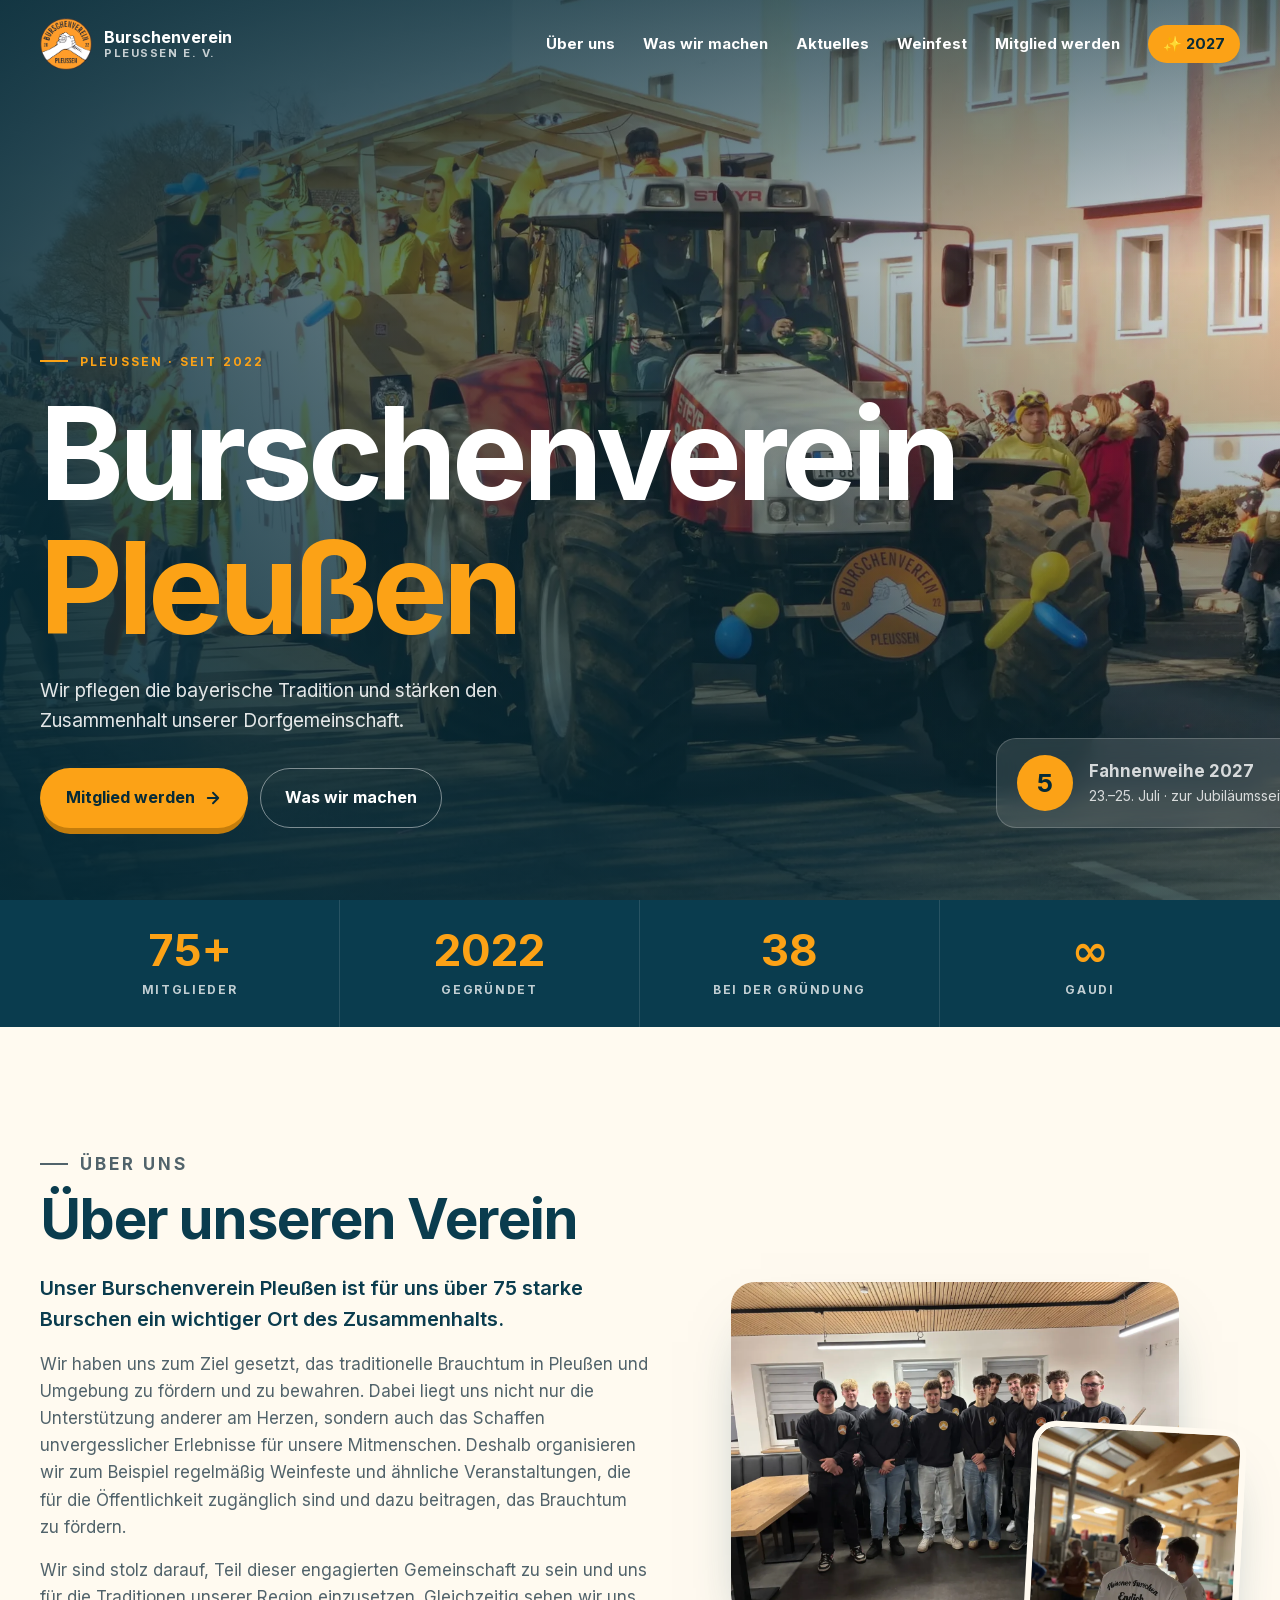
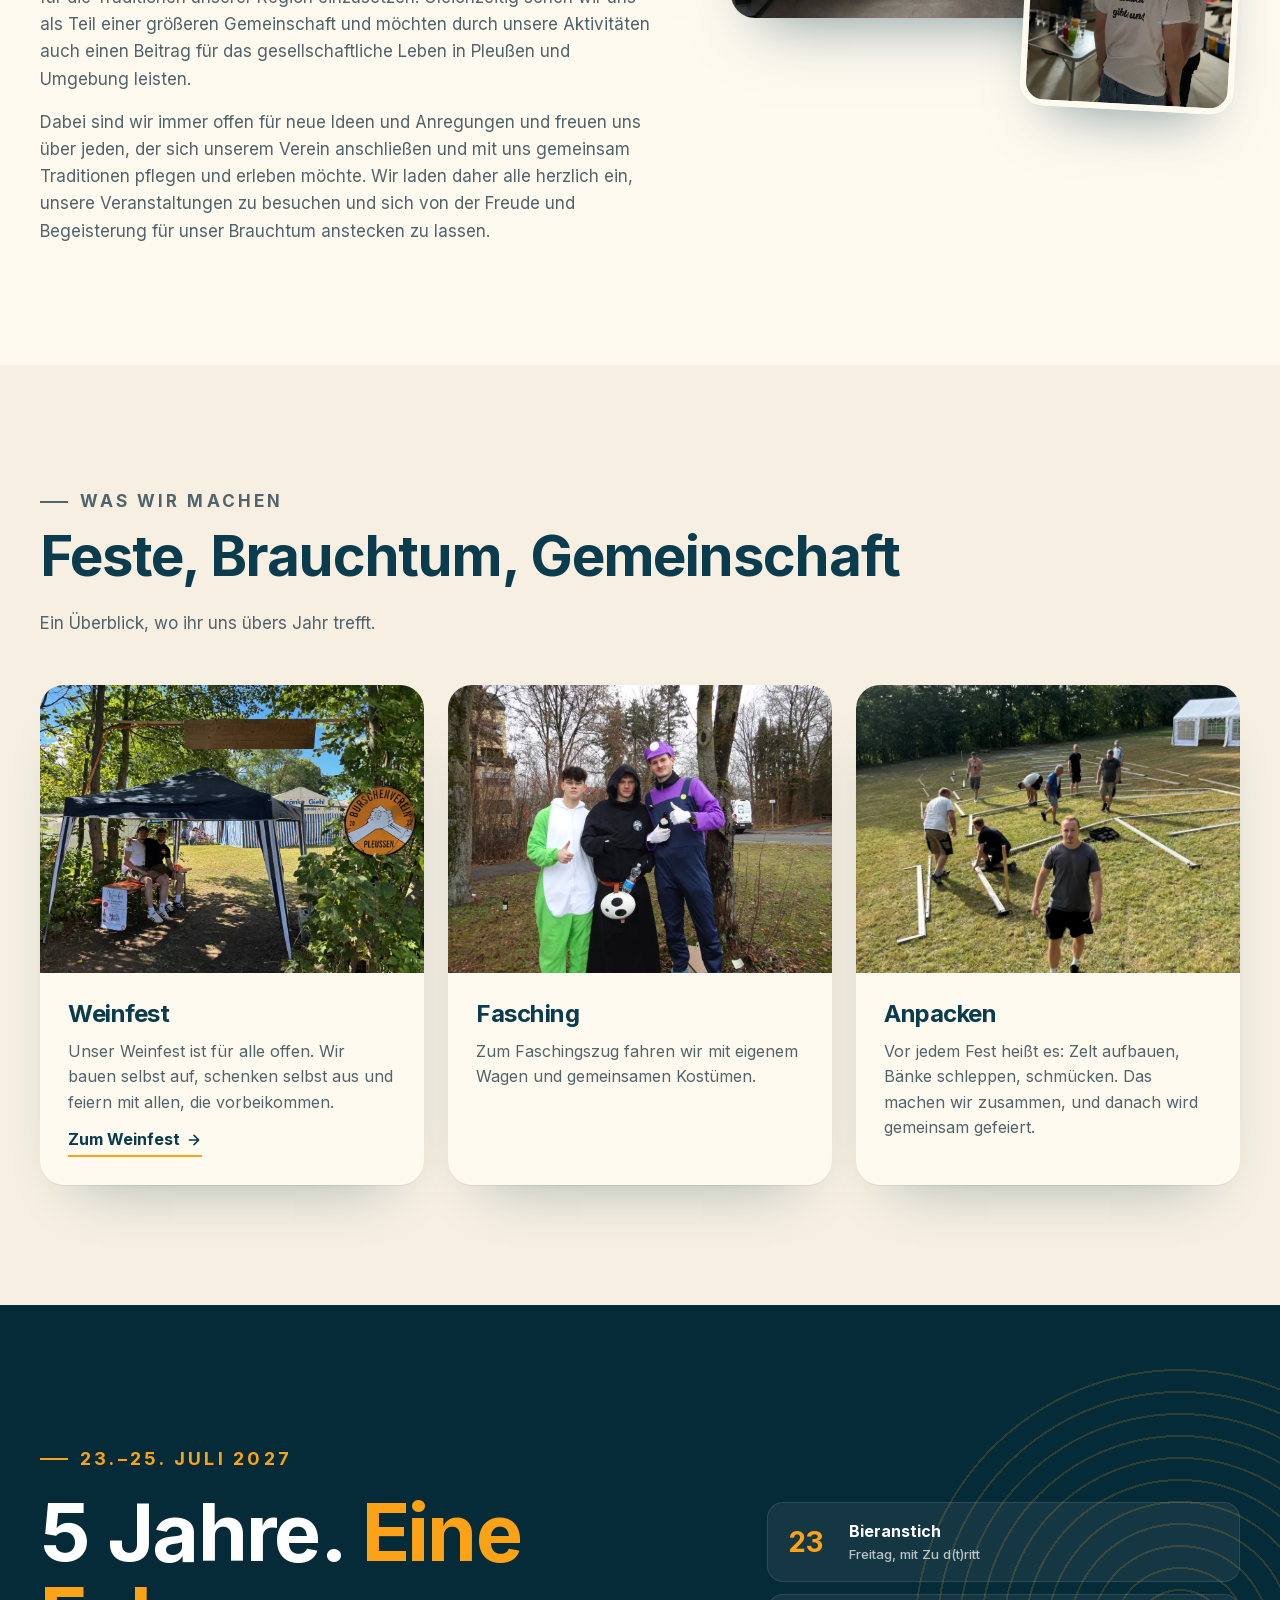
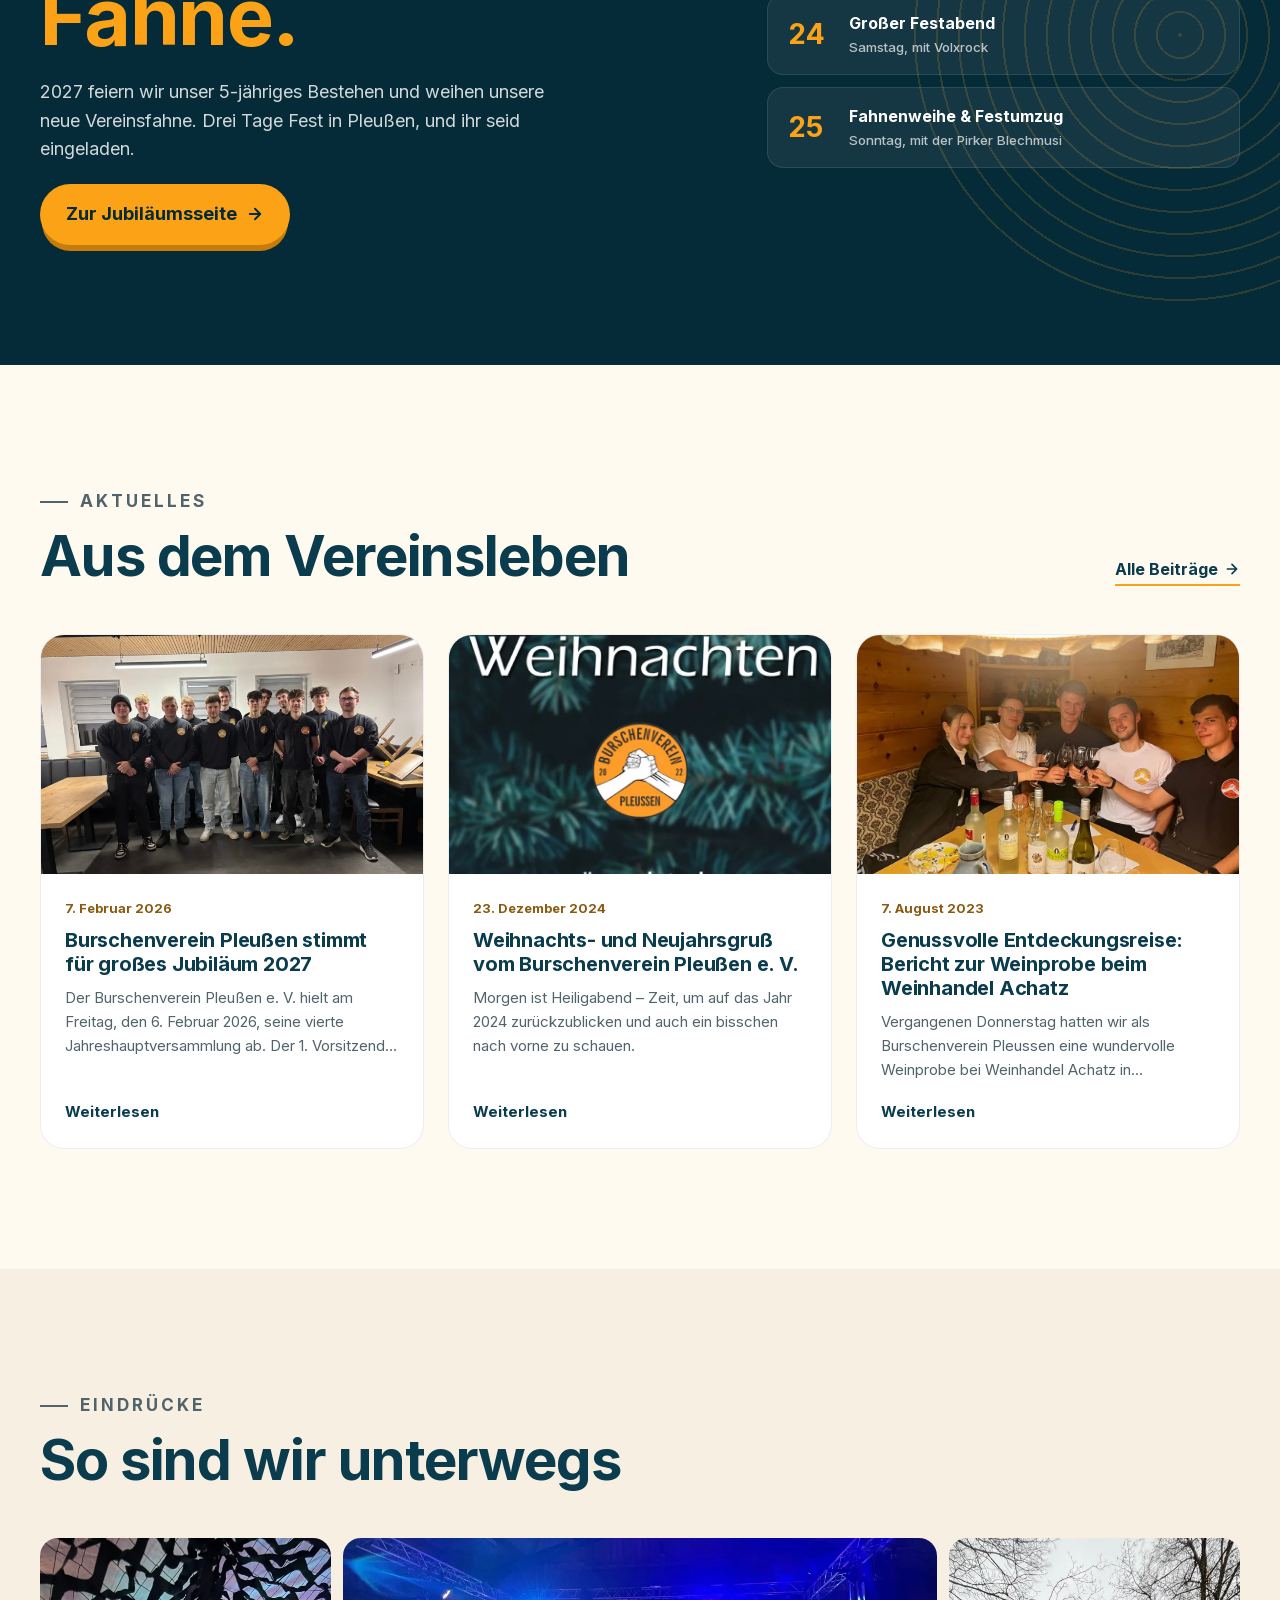
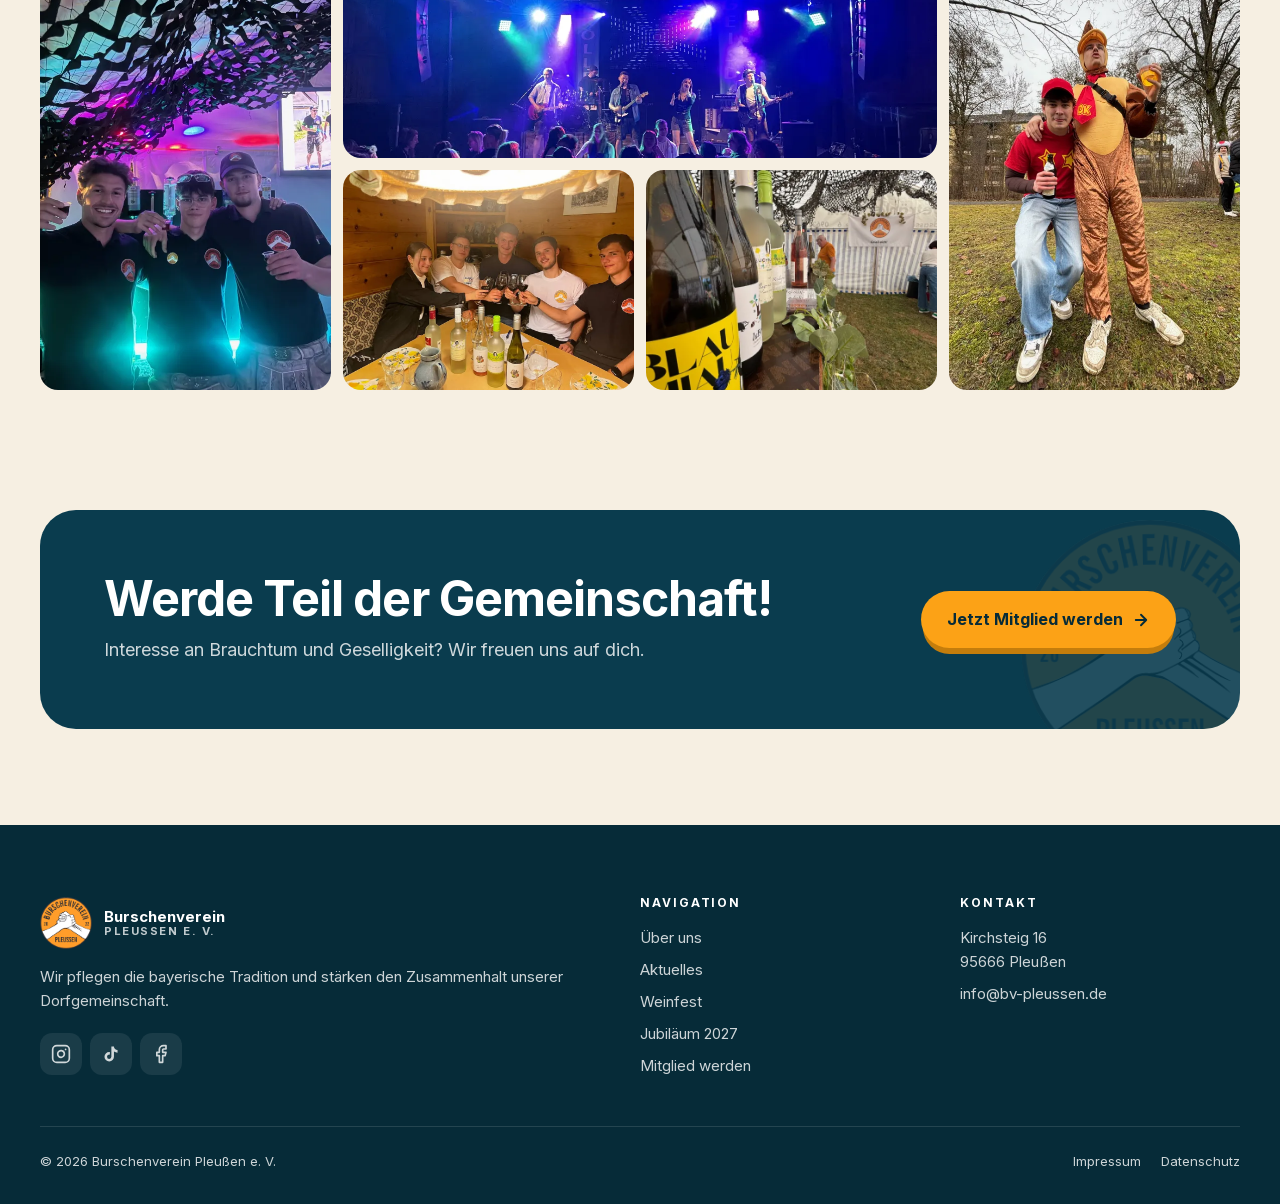
<file: index.html>
<!doctype html>
<html lang="de">
<head>
<meta charset="utf-8">
<meta name="viewport" content="width=device-width, initial-scale=1">
<meta name="robots" content="noindex">
<title>Burschenverein Pleußen e. V.</title>
<meta name="description" content="Burschenverein Pleußen e. V.: Wir pflegen die bayerische Tradition und stärken den Zusammenhalt unserer Dorfgemeinschaft.">
<link rel="icon" href="favicon.png">
<link rel="preload" href="theme/019c018764f9720bbc51ffc33970a9be/assets/font/Inter-Variable-Roman-Latin.woff2" as="font" type="font/woff2" crossorigin>
<link rel="stylesheet" href="home/home.css">
</head>
<body>

<header class="header">
    <div class="wrap">
        <a class="brand" href="#top">
            <img src="home/img/wappen.png" alt="" width="52" height="52">
            <span>Burschenverein<small>Pleußen e. V.</small></span>
        </a>
        <nav class="nav" aria-label="Hauptnavigation">
            <a href="#verein">Über uns</a>
            <a href="#machen">Was wir machen</a>
            <a href="#aktuelles">Aktuelles</a>
            <a href="https://www.burschenverein-pleussen.de/Weinfest/">Weinfest</a>
            <a href="https://mein.bv-pleussen.de/mitglied-werden/" target="_blank" rel="noopener">Mitglied werden</a>
            <a class="pill" href="jubilaeum/" aria-label="Jubiläum 2027">✨ 2027</a>
        </nav>
        <details class="menu">
            <summary aria-label="Menü öffnen"><svg viewBox="0 0 24 24" fill="none" stroke="currentColor" stroke-width="2" stroke-linecap="round" aria-hidden="true"><path d="M4 6h16M4 12h16M4 18h16"/></svg></summary>
            <nav class="menu-panel" aria-label="Mobile Navigation">
                <a href="#verein">Über uns</a>
                <a href="#machen">Was wir machen</a>
                <a href="#aktuelles">Aktuelles</a>
                <a href="https://www.burschenverein-pleussen.de/Weinfest/">Weinfest</a>
                <a href="https://mein.bv-pleussen.de/mitglied-werden/" target="_blank" rel="noopener">Mitglied werden</a>
                <a href="jubilaeum/">✨ Jubiläum 2027</a>
            </nav>
        </details>
    </div>
</header>

<main id="top">
    <section class="hero">
        <img class="hero-img" src="home/img/hero-wagen.webp" alt="Der Burschenverein mit eigenem Wagen beim Faschingszug" width="2000" height="1500" fetchpriority="high">
        <div class="wrap">
            <div>
                <p class="kicker">Pleußen · seit 2022</p>
                <h1>Burschenverein <span>Pleußen</span></h1>
                <p class="hero-lead">Wir pflegen die bayerische Tradition und stärken den Zusammenhalt unserer Dorfgemeinschaft.</p>
                <div class="hero-actions">
                    <a class="btn" href="https://mein.bv-pleussen.de/mitglied-werden/" target="_blank" rel="noopener">Mitglied werden
                        <svg viewBox="0 0 24 24" fill="none" stroke="currentColor" stroke-width="2.5" stroke-linecap="round" stroke-linejoin="round" aria-hidden="true"><path d="M5 12h14M12 5l7 7-7 7"/></svg></a>
                    <a class="btn-ghost" href="#machen">Was wir machen</a>
                </div>
            </div>
            <a class="hero-jubi" href="jubilaeum/">
                <b aria-hidden="true">5</b>
                <span><strong>Fahnenweihe 2027</strong> 23.–25. Juli · zur Jubiläumsseite</span>
                <svg viewBox="0 0 24 24" fill="none" stroke="currentColor" stroke-width="2.5" stroke-linecap="round" stroke-linejoin="round" aria-hidden="true"><path d="M5 12h14M12 5l7 7-7 7"/></svg>
            </a>
        </div>
    </section>

    <section class="stats" aria-label="Der Verein in Zahlen">
        <div class="wrap">
            <ul>
                <li><b>75+</b><small>Mitglieder</small></li>
                <li><b>2022</b><small>gegründet</small></li>
                <li><b>38</b><small>bei der Gründung</small></li>
                <li><b>∞</b><small>Gaudi</small></li>
            </ul>
        </div>
    </section>

    <section class="section about" id="verein">
        <div class="wrap about-grid">
            <div class="about-text">
                <p class="kicker">Über uns</p>
                <h2>Über unseren Verein</h2>
                <p class="about-lead">Unser Burschenverein Pleußen ist für uns über 75 starke Burschen ein wichtiger Ort des Zusammenhalts.</p>
                <p>Wir haben uns zum Ziel gesetzt, das traditionelle Brauchtum in Pleußen und Umgebung zu fördern und zu bewahren. Dabei liegt uns nicht nur die Unterstützung anderer am Herzen, sondern auch das Schaffen unvergesslicher Erlebnisse für unsere Mitmenschen. Deshalb organisieren wir zum Beispiel regelmäßig Weinfeste und ähnliche Veranstaltungen, die für die Öffentlichkeit zugänglich sind und dazu beitragen, das Brauchtum zu fördern.</p>
                <p>Wir sind stolz darauf, Teil dieser engagierten Gemeinschaft zu sein und uns für die Traditionen unserer Region einzusetzen. Gleichzeitig sehen wir uns als Teil einer größeren Gemeinschaft und möchten durch unsere Aktivitäten auch einen Beitrag für das gesellschaftliche Leben in Pleußen und Umgebung leisten.</p>
                <p>Dabei sind wir immer offen für neue Ideen und Anregungen und freuen uns über jeden, der sich unserem Verein anschließen und mit uns gemeinsam Traditionen pflegen und erleben möchte. Wir laden daher alle herzlich ein, unsere Veranstaltungen zu besuchen und sich von der Freude und Begeisterung für unser Brauchtum anstecken zu lassen.</p>
            </div>
            <div class="about-pics">
                <img class="pic-main" src="home/img/verein.webp" alt="Die Burschen in Vereinskleidung bei der Jahreshauptversammlung" width="1400" height="1050" loading="lazy">
                <img class="pic-small" src="home/img/shirts.webp" alt="Zwei Burschen in T-Shirts mit der Aufschrift „Endlich gibts uns!“" width="675" height="900" loading="lazy">
            </div>
        </div>
    </section>

    <section class="section doing" id="machen">
        <div class="wrap">
            <div class="section-head">
                <div>
                    <p class="kicker">Was wir machen</p>
                    <h2>Feste, Brauchtum, Gemeinschaft</h2>
                </div>
                <p>Ein Überblick, wo ihr uns übers Jahr trefft.</p>
            </div>
            <div class="cards">
                <article class="card">
                    <img src="home/img/weinfest.webp" alt="Eingang zum Weinfest mit Pavillon und Vereinsschild" width="1100" height="825" loading="lazy">
                    <div class="card-body">
                        <h3>Weinfest</h3>
                        <p>Unser Weinfest ist für alle offen. Wir bauen selbst auf, schenken selbst aus und feiern mit allen, die vorbeikommen.</p>
                        <a class="link-arrow" href="https://www.burschenverein-pleussen.de/Weinfest/">Zum Weinfest
                            <svg viewBox="0 0 24 24" fill="none" stroke="currentColor" stroke-width="2.5" stroke-linecap="round" stroke-linejoin="round" aria-hidden="true"><path d="M5 12h14M12 5l7 7-7 7"/></svg></a>
                    </div>
                </article>
                <article class="card">
                    <img src="home/img/fasching.webp" alt="Drei Burschen in Faschingskostümen" width="1100" height="825" loading="lazy">
                    <div class="card-body">
                        <h3>Fasching</h3>
                        <p>Zum Faschingszug fahren wir mit eigenem Wagen und gemeinsamen Kostümen.</p>
                    </div>
                </article>
                <article class="card">
                    <img src="home/img/aufbau.webp" alt="Burschen beim Aufbau des Festzelts" width="825" height="1100" loading="lazy">
                    <div class="card-body">
                        <h3>Anpacken</h3>
                        <p>Vor jedem Fest heißt es: Zelt aufbauen, Bänke schleppen, schmücken. Das machen wir zusammen, und danach wird gemeinsam gefeiert.</p>
                    </div>
                </article>
            </div>
        </div>
    </section>

    <section class="section jubi-band" aria-labelledby="jubi-title">
        <div class="wrap">
            <div>
                <p class="kicker">23.–25. Juli 2027</p>
                <h2 id="jubi-title">5 Jahre. <span>Eine Fahne.</span></h2>
                <p>2027 feiern wir unser 5-jähriges Bestehen und weihen unsere neue Vereinsfahne. Drei Tage Fest in Pleußen, und ihr seid eingeladen.</p>
                <p><a class="btn" href="jubilaeum/">Zur Jubiläumsseite
                    <svg viewBox="0 0 24 24" fill="none" stroke="currentColor" stroke-width="2.5" stroke-linecap="round" stroke-linejoin="round" aria-hidden="true"><path d="M5 12h14M12 5l7 7-7 7"/></svg></a></p>
            </div>
            <ul class="jubi-days">
                <li><b>23</b><span>Bieranstich<small>Freitag, mit Zu d(t)ritt</small></span></li>
                <li><b>24</b><span>Großer Festabend<small>Samstag, mit Volxrock</small></span></li>
                <li><b>25</b><span>Fahnenweihe &amp; Festumzug<small>Sonntag, mit der Pirker Blechmusi</small></span></li>
            </ul>
        </div>
    </section>

    <section class="section news" id="aktuelles">
        <div class="wrap">
            <div class="section-head">
                <div>
                    <p class="kicker">Aktuelles</p>
                    <h2>Aus dem Vereinsleben</h2>
                </div>
                <a class="link-arrow" href="https://www.burschenverein-pleussen.de/Aktuelles/">Alle Beiträge
                    <svg viewBox="0 0 24 24" fill="none" stroke="currentColor" stroke-width="2.5" stroke-linecap="round" stroke-linejoin="round" aria-hidden="true"><path d="M5 12h14M12 5l7 7-7 7"/></svg></a>
            </div>
            <div class="news-grid">
                <a class="news-card" href="https://www.burschenverein-pleussen.de/Blog/Burschenverein-Pleussen-stimmt-fuer-grosses-Jubilaeum-2027">
                    <img src="home/img/verein.webp" alt="" width="1400" height="1050" loading="lazy">
                    <div class="news-body">
                        <time datetime="2026-02-07">7. Februar 2026</time>
                        <h3>Burschenverein Pleußen stimmt für großes Jubiläum 2027</h3>
                        <p>Der Burschenverein Pleußen e. V. hielt am Freitag, den 6. Februar 2026, seine vierte Jahreshauptversammlung ab. Der 1. Vorsitzende Johannes Rögner begrüßte dazu 32 stimmberechtigte Mitglieder.</p>
                        <span class="more">Weiterlesen</span>
                    </div>
                </a>
                <a class="news-card" href="https://www.burschenverein-pleussen.de/Blog/Weihnachts-und-Neujahrsgruss-vom-Burschenverein-Pleussen-e.-V.">
                    <img src="home/img/news-xmas.webp" alt="" width="800" height="800" loading="lazy">
                    <div class="news-body">
                        <time datetime="2024-12-23">23. Dezember 2024</time>
                        <h3>Weihnachts- und Neujahrsgruß vom Burschenverein Pleußen e. V.</h3>
                        <p>Morgen ist Heiligabend – Zeit, um auf das Jahr 2024 zurückzublicken und auch ein bisschen nach vorne zu schauen.</p>
                        <span class="more">Weiterlesen</span>
                    </div>
                </a>
                <a class="news-card" href="https://www.burschenverein-pleussen.de/Blog/Genussvolle-Entdeckungsreise-Bericht-zur-Weinprobe-beim-Weinhandel-Achatz">
                    <img src="home/img/g-weinprobe.webp" alt="" width="1000" height="750" loading="lazy">
                    <div class="news-body">
                        <time datetime="2023-08-07">7. August 2023</time>
                        <h3>Genussvolle Entdeckungsreise: Bericht zur Weinprobe beim Weinhandel Achatz</h3>
                        <p>Vergangenen Donnerstag hatten wir als Burschenverein Pleussen eine wundervolle Weinprobe bei Weinhandel Achatz in Waldsassen.</p>
                        <span class="more">Weiterlesen</span>
                    </div>
                </a>
            </div>
        </div>
    </section>

    <section class="section gallery" aria-labelledby="gallery-title">
        <div class="wrap">
            <div class="section-head">
                <div>
                    <p class="kicker">Eindrücke</p>
                    <h2 id="gallery-title">So sind wir unterwegs</h2>
                </div>
            </div>
            <div class="gallery-grid">
                <figure class="tall"><img src="home/img/g-bar.webp" alt="Drei Burschen an der Bar beim Weinfest" width="675" height="900" loading="lazy"></figure>
                <figure class="wide"><img src="home/img/g-buehne.webp" alt="Band auf der Bühne beim Hallenfest" width="1100" height="825" loading="lazy"></figure>
                <figure class="tall"><img src="home/img/g-kostuem.webp" alt="Zwei Burschen auf einer Wiese, einer davon im Faschingskostüm" width="675" height="900" loading="lazy"></figure>
                <figure><img src="home/img/g-weinprobe.webp" alt="Anstoßen bei der Weinprobe" width="1000" height="750" loading="lazy"></figure>
                <figure><img src="home/img/g-wein.webp" alt="Weinflaschen am Stand des Weinfests" width="675" height="900" loading="lazy"></figure>
            </div>
        </div>
    </section>

    <section class="member">
        <div class="wrap">
            <div class="member-box">
                <img src="home/img/wappen.png" alt="" width="273" height="273">
                <div>
                    <h2>Werde Teil der Gemeinschaft!</h2>
                    <p>Interesse an Brauchtum und Geselligkeit? Wir freuen uns auf dich.</p>
                </div>
                <a class="btn" href="https://mein.bv-pleussen.de/mitglied-werden/" target="_blank" rel="noopener">Jetzt Mitglied werden
                    <svg viewBox="0 0 24 24" fill="none" stroke="currentColor" stroke-width="2.5" stroke-linecap="round" stroke-linejoin="round" aria-hidden="true"><path d="M5 12h14M12 5l7 7-7 7"/></svg></a>
            </div>
        </div>
    </section>
</main>

<footer class="footer">
    <div class="wrap">
        <div class="footer-grid">
            <div>
                <a class="brand" href="#top">
                    <img src="home/img/wappen.png" alt="" width="52" height="52">
                    <span>Burschenverein<small>Pleußen e. V.</small></span>
                </a>
                <p>Wir pflegen die bayerische Tradition und stärken den Zusammenhalt unserer Dorfgemeinschaft.</p>
                <div class="social">
                    <a href="https://www.instagram.com/bv.pleussen" target="_blank" rel="noopener" aria-label="Instagram"><svg viewBox="0 0 24 24" fill="none" stroke="currentColor" stroke-width="2" stroke-linecap="round" stroke-linejoin="round" aria-hidden="true"><rect x="2" y="2" width="20" height="20" rx="5"/><path d="M16 11.37A4 4 0 1 1 12.63 8 4 4 0 0 1 16 11.37z"/><path d="M17.5 6.5h.01"/></svg></a>
                    <a href="https://www.tiktok.com/@bv.pleussen" target="_blank" rel="noopener" aria-label="TikTok"><svg viewBox="0 0 24 24" fill="currentColor" aria-hidden="true"><path d="M16.6 5.82A4.28 4.28 0 0 1 15.54 3h-3.09v12.4a2.59 2.59 0 0 1-2.59 2.5 2.6 2.6 0 0 1-2.6-2.6 2.6 2.6 0 0 1 3.37-2.48V9.66a5.73 5.73 0 0 0-.77-.05A5.69 5.69 0 0 0 4.17 15.3 5.69 5.69 0 0 0 9.86 21a5.69 5.69 0 0 0 5.69-5.69V9.01a7.35 7.35 0 0 0 4.3 1.38V7.3a4.3 4.3 0 0 1-3.25-1.48z"/></svg></a>
                    <a href="https://www.facebook.com/bvpleussen" target="_blank" rel="noopener" aria-label="Facebook"><svg viewBox="0 0 24 24" fill="none" stroke="currentColor" stroke-width="2" stroke-linecap="round" stroke-linejoin="round" aria-hidden="true"><path d="M18 2h-3a5 5 0 0 0-5 5v3H7v4h3v8h4v-8h3l1-4h-4V7a1 1 0 0 1 1-1h3z"/></svg></a>
                </div>
            </div>
            <div>
                <h2>Navigation</h2>
                <ul>
                    <li><a href="#verein">Über uns</a></li>
                    <li><a href="#aktuelles">Aktuelles</a></li>
                    <li><a href="https://www.burschenverein-pleussen.de/Weinfest/">Weinfest</a></li>
                    <li><a href="jubilaeum/">Jubiläum 2027</a></li>
                    <li><a href="https://mein.bv-pleussen.de/mitglied-werden/" target="_blank" rel="noopener">Mitglied werden</a></li>
                </ul>
            </div>
            <div>
                <h2>Kontakt</h2>
                <ul>
                    <li>Kirchsteig 16<br>95666 Pleußen</li>
                    <li><a href="mailto:info@bv-pleussen.de">info@bv-pleussen.de</a></li>
                </ul>
            </div>
        </div>
        <div class="footer-bottom">
            <p>© 2026 Burschenverein Pleußen e. V.</p>
            <nav aria-label="Rechtliches">
                <a href="https://www.burschenverein-pleussen.de/Impressum/">Impressum</a>
                <a href="https://www.burschenverein-pleussen.de/Datenschutz/">Datenschutz</a>
            </nav>
        </div>
    </div>
</footer>

</body>
</html>
</file>
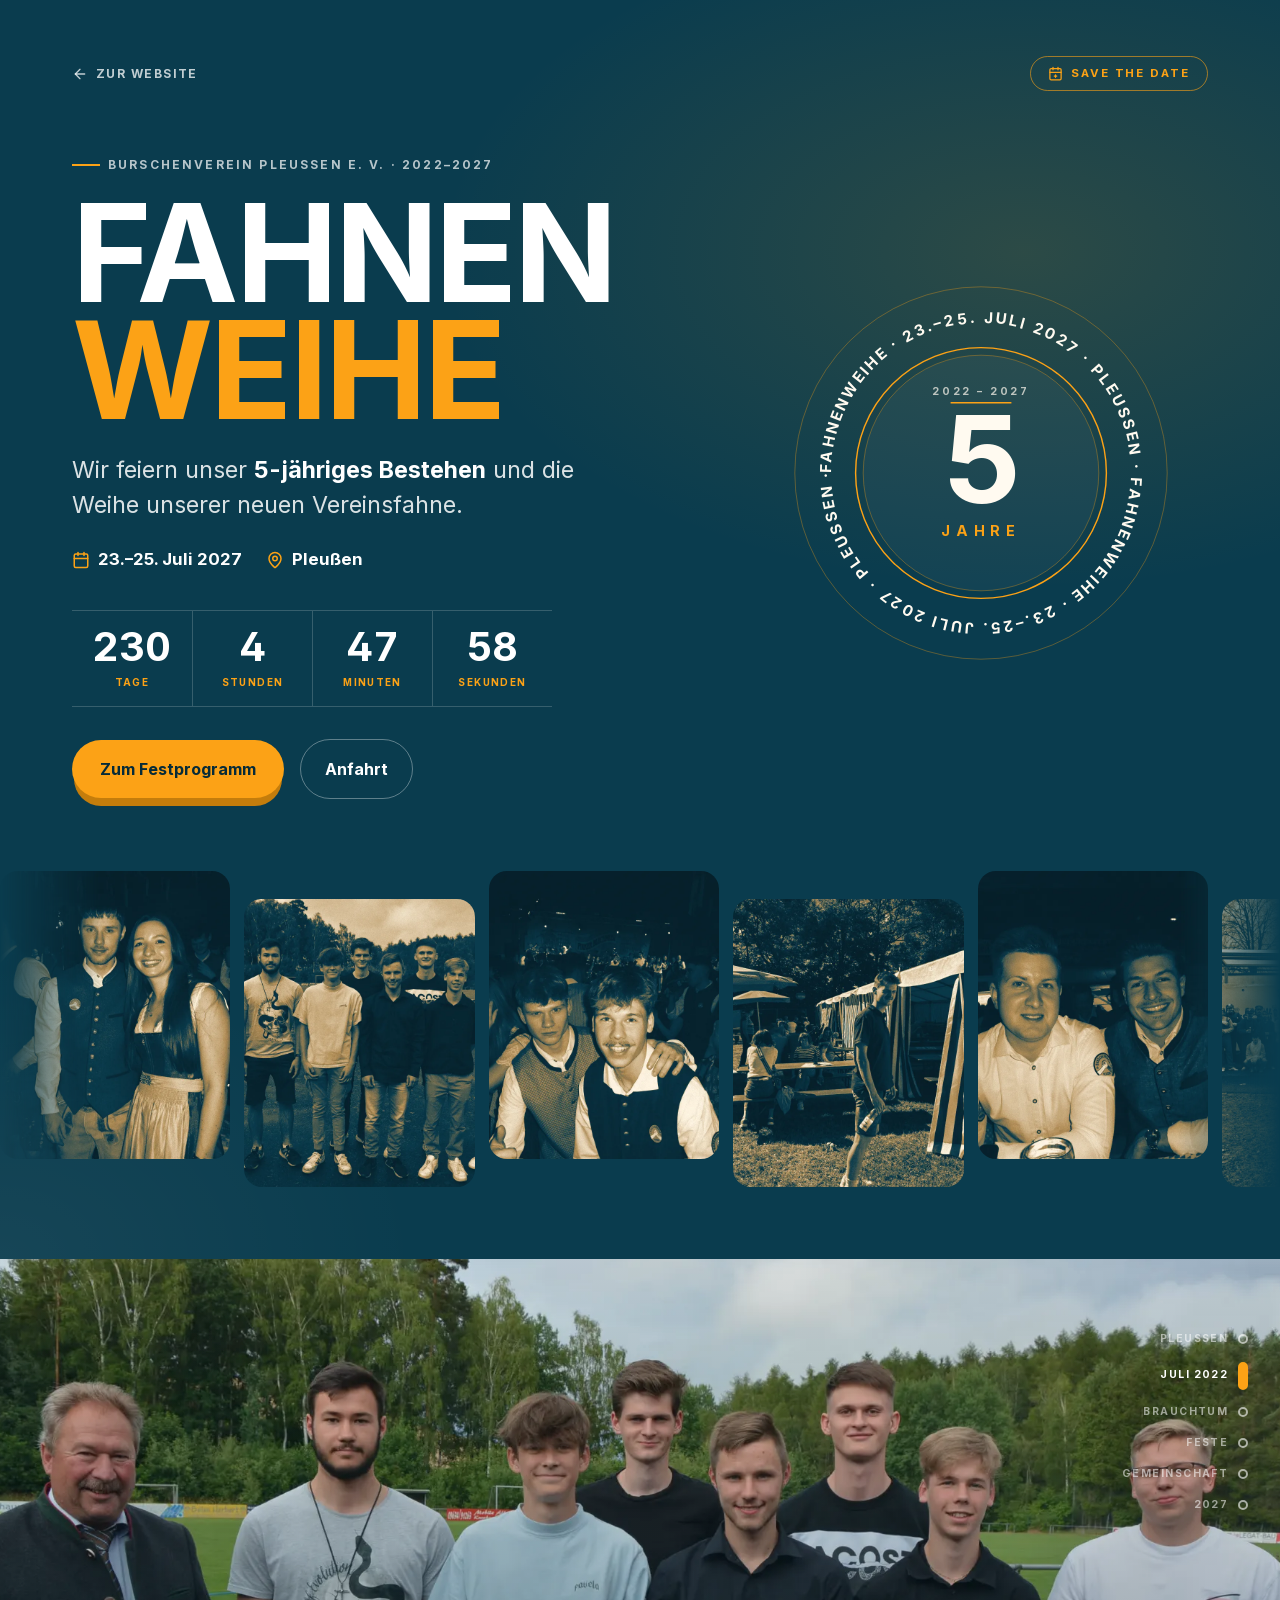
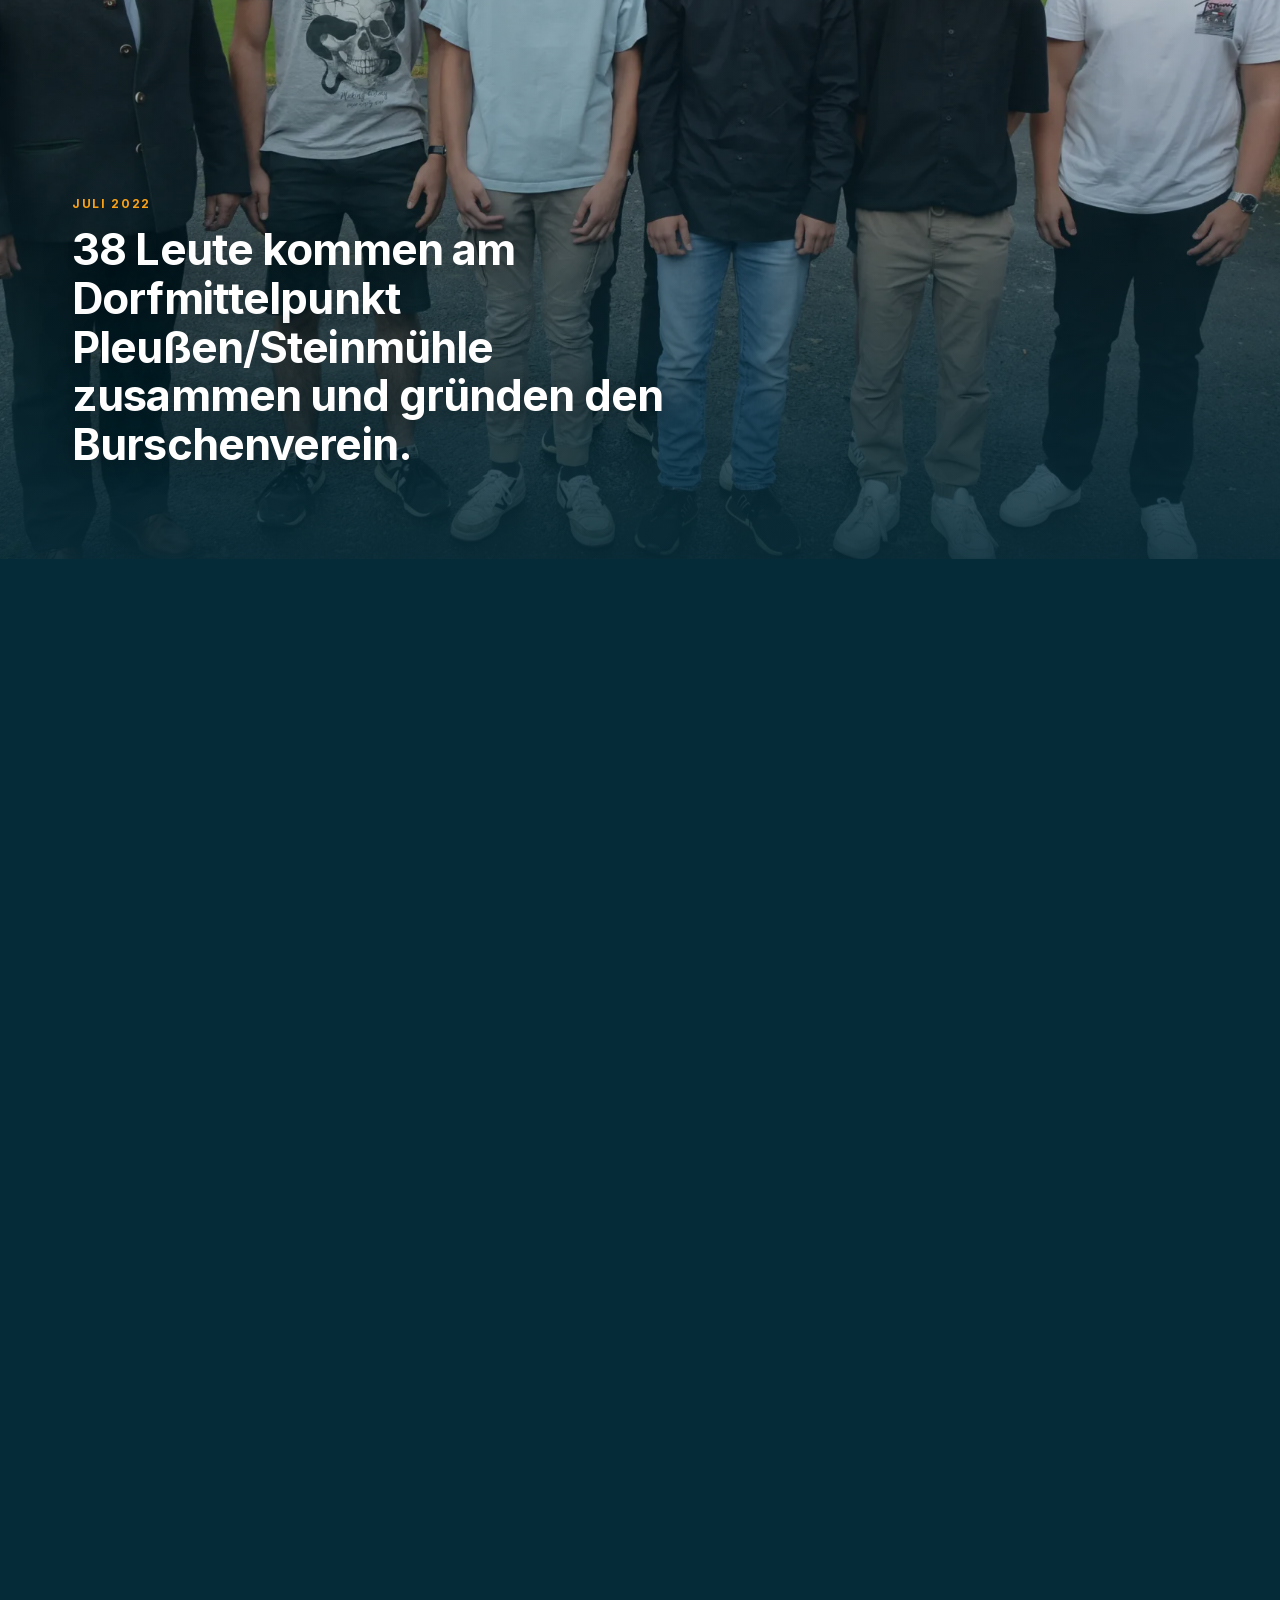
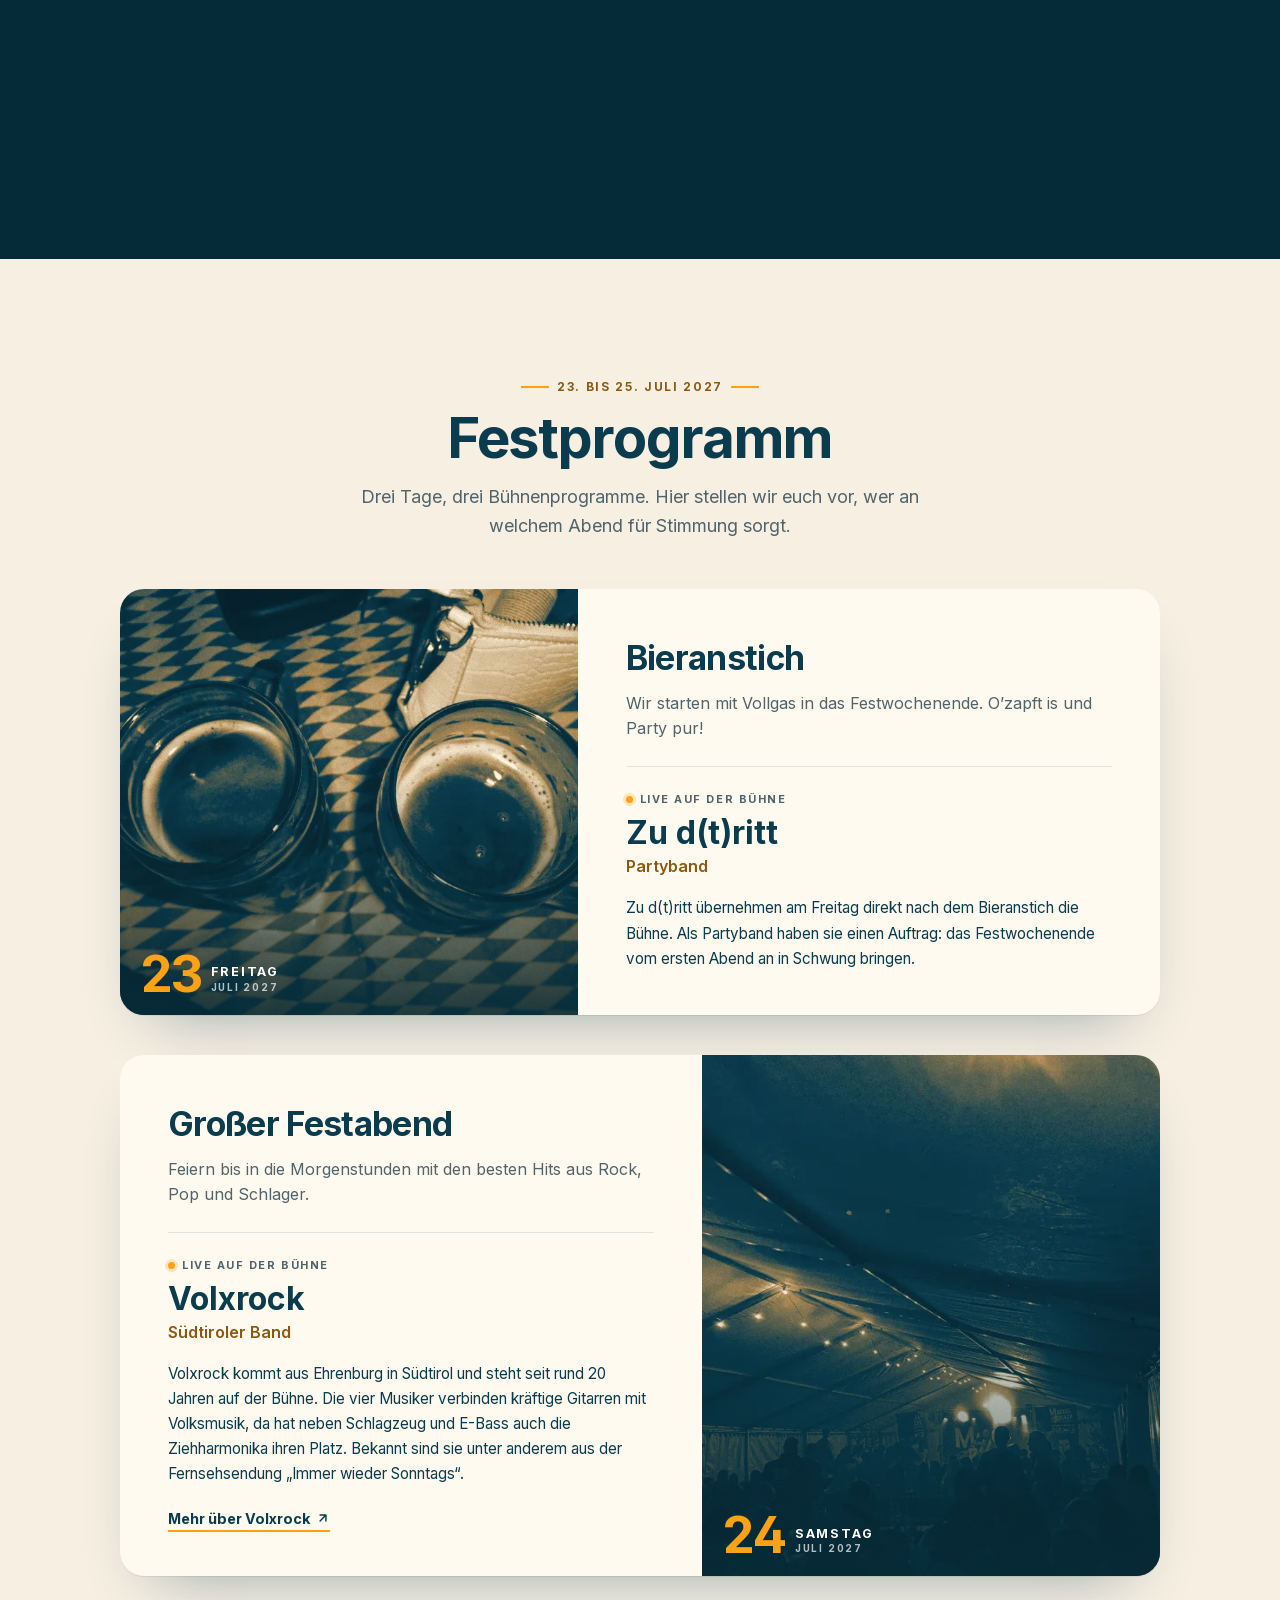
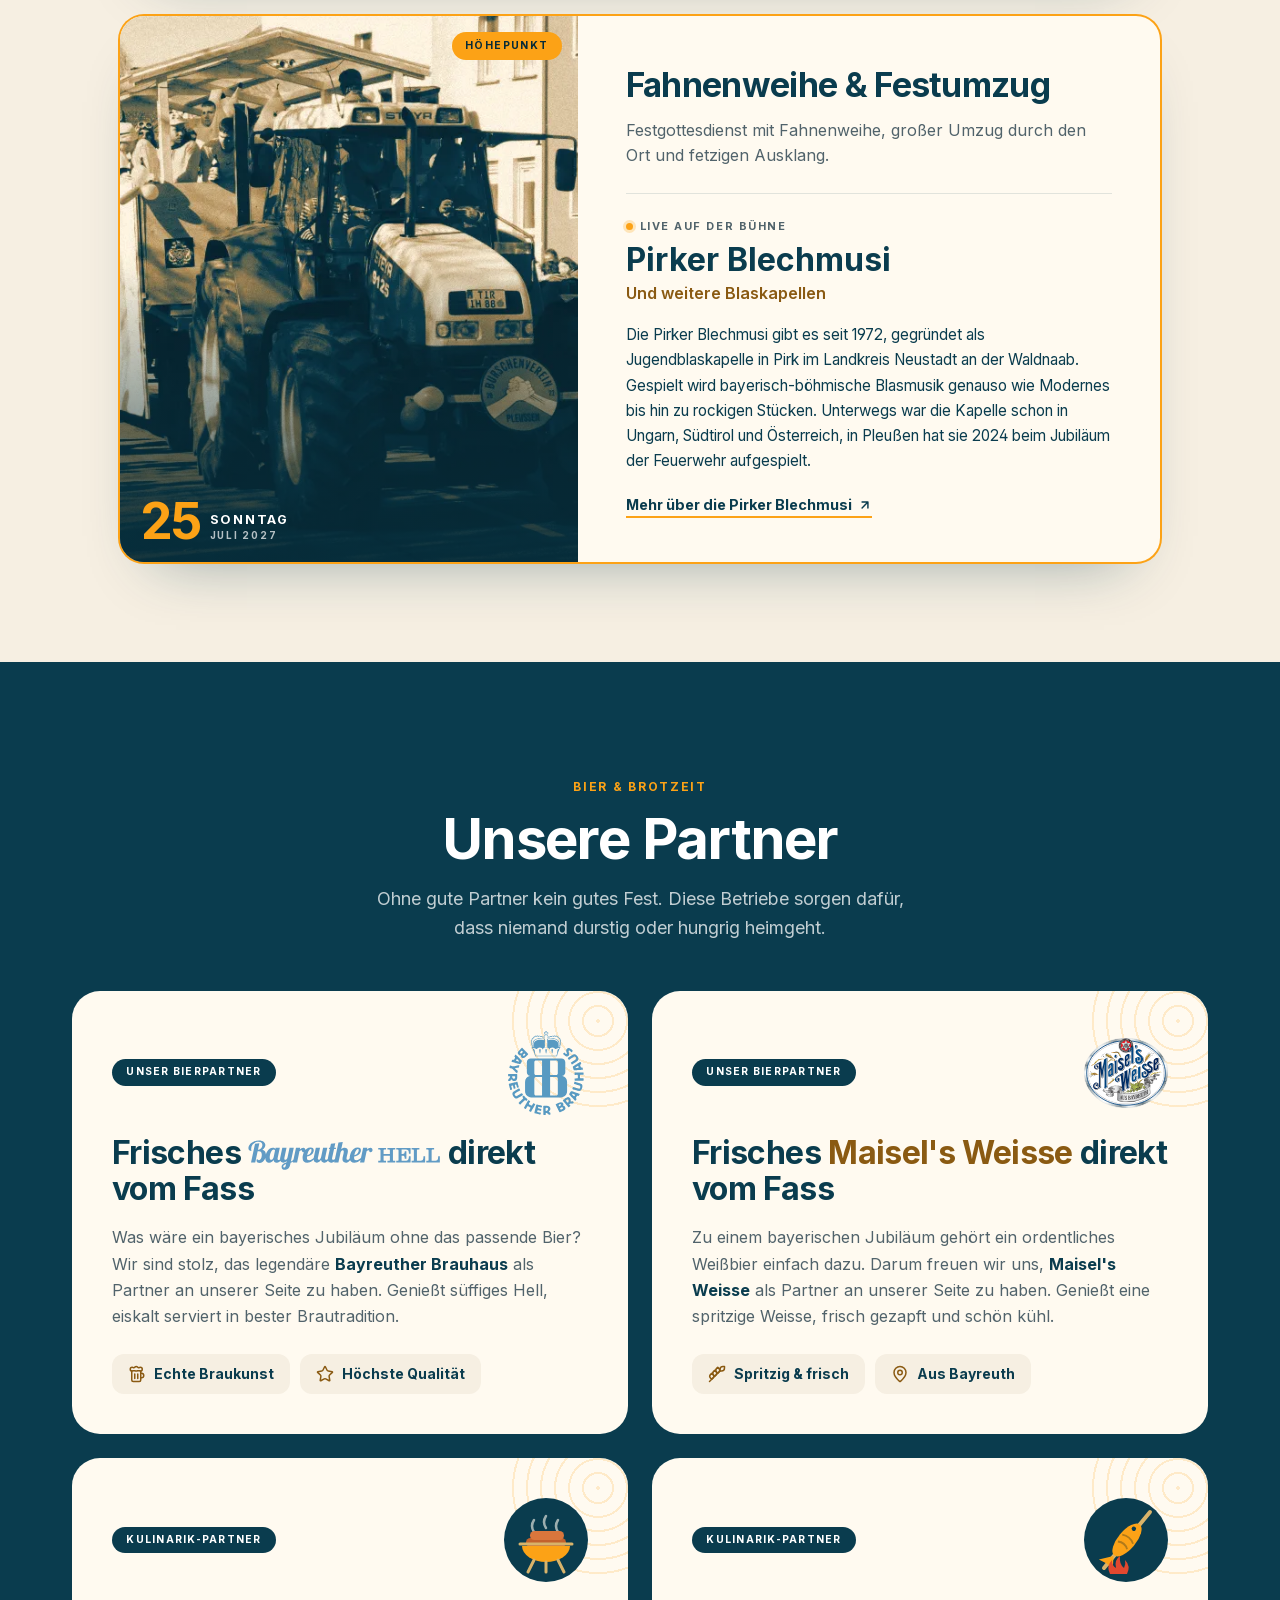
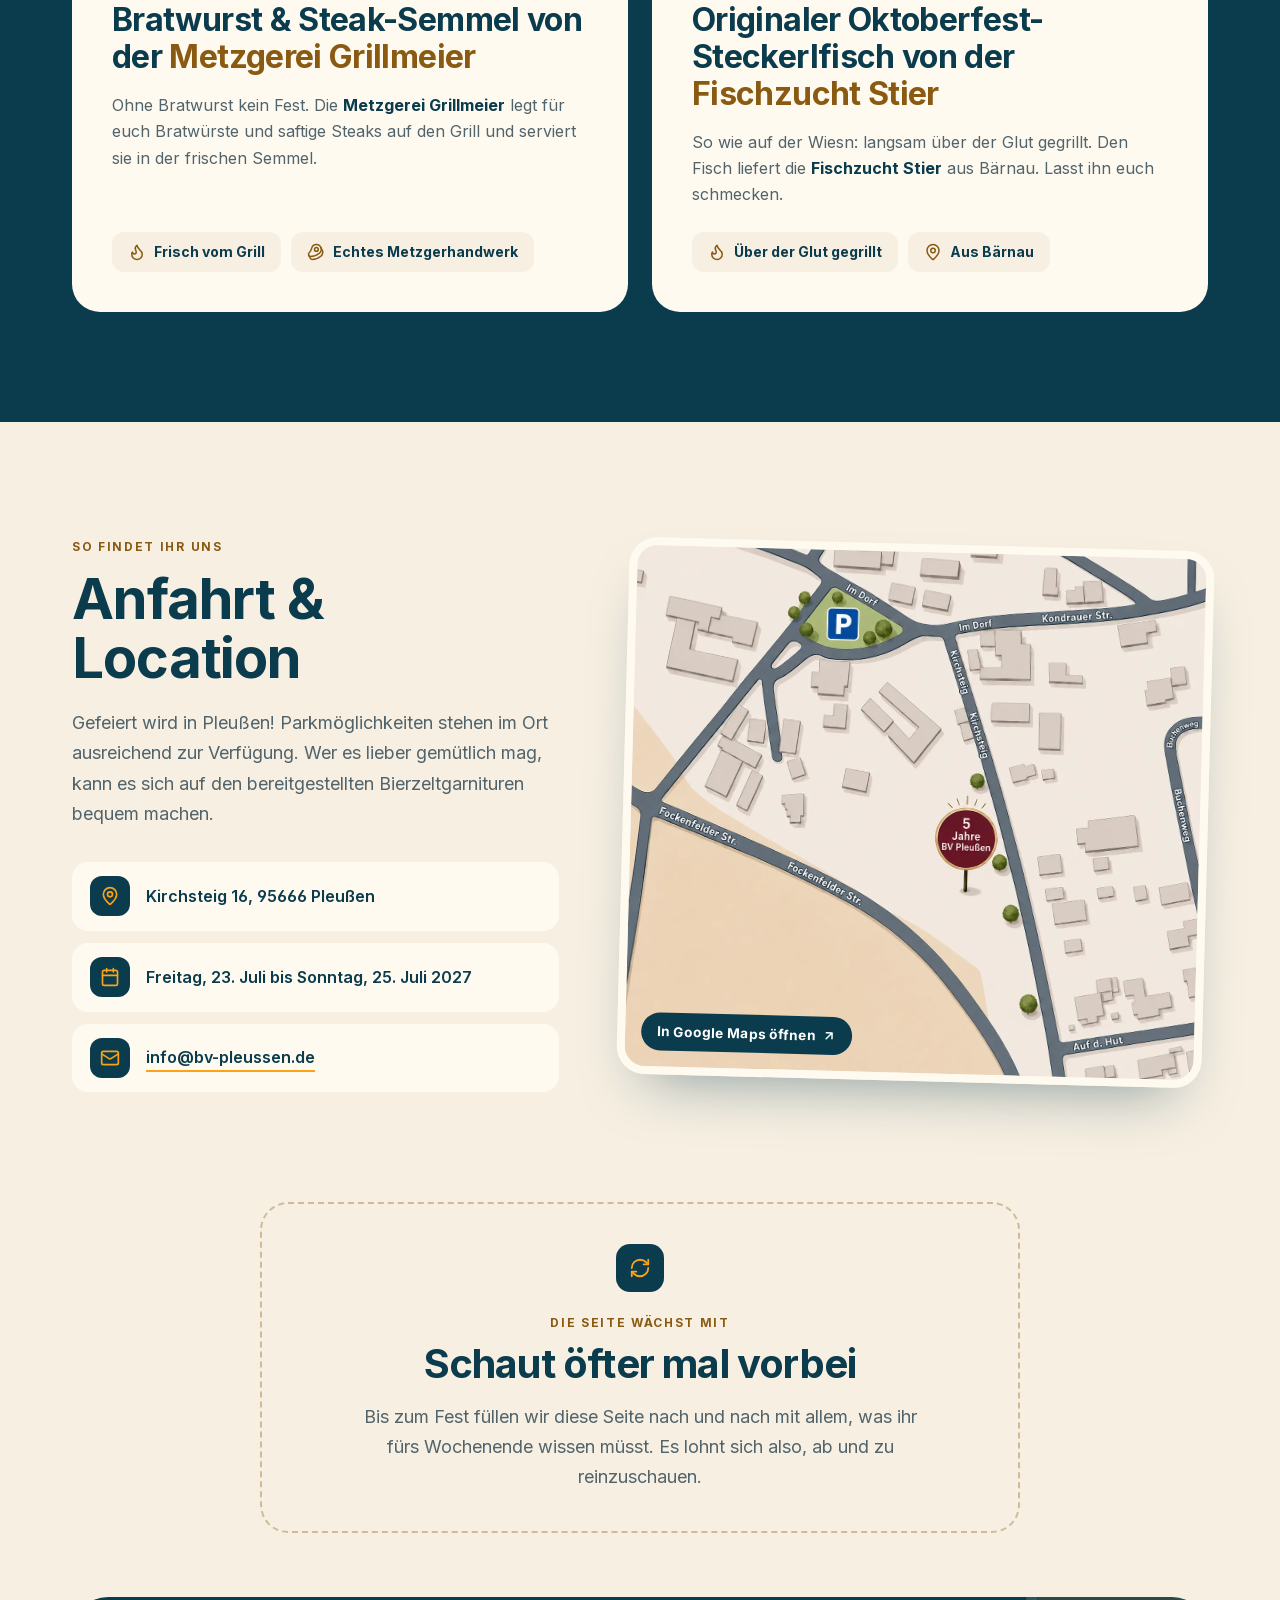
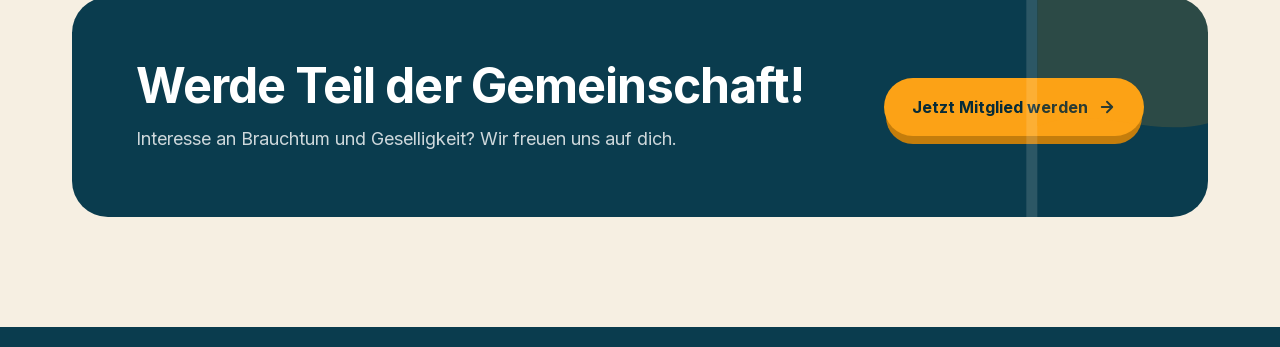
<file: jubilaeum/index.html>
<!doctype html>
<html lang="de">
<head>
<meta charset="utf-8">
<meta name="viewport" content="width=device-width, initial-scale=1">
<meta name="robots" content="noindex">
<title>Fahnenweihe 2027 · Burschenverein Pleußen</title>
<link rel="icon" href="../favicon.png">
<link rel="stylesheet" href="../theme/2371bcbfa6c42cbef8c187764c1c1ba2/css/all.css">
</head>
<body class="is-ctl-navigation is-act-index">
<main class="content-main" id="content-main">
<div class="container-main">
<div class="cms-page jubi-page">
<section class="jubi jubi-hero">
    <div class="jubi-wrap">
        <nav class="jubi-nav">
            <a class="jubi-back" href="../">
                <svg xmlns="http://www.w3.org/2000/svg" width="16" height="16" viewBox="0 0 24 24" fill="none" stroke="currentColor" stroke-width="2" stroke-linecap="round" stroke-linejoin="round" aria-hidden="true"><path d="m12 19-7-7 7-7"></path><path d="M19 12H5"></path></svg>
                Zur Website
            </a>
                        <details class="jubi-cal">
                <summary class="jubi-stamp">
                    <svg viewBox="0 0 24 24" fill="none" stroke="currentColor" stroke-width="2" stroke-linecap="round" stroke-linejoin="round" aria-hidden="true"><rect x="3" y="4" width="18" height="18" rx="2"></rect><path d="M16 2v4M8 2v4M3 10h18M12 14v4M10 16h4"></path></svg>
                    Save the Date
                </summary>
                <div class="jubi-cal-menu">
                    <a href="../bundles/c3jubilaeum/fahnenweihe-2027.ics" download="fahnenweihe-2027.ics">Apple, Outlook &amp; Co. (.ics)</a>
                    <a href="https://calendar.google.com/calendar/render?action=TEMPLATE&amp;text=Fahnenweihe%20%26%205%20Jahre%20Burschenverein%20Pleu%C3%9Fen&amp;dates=20270723/20270726&amp;location=Kirchsteig%2016%2C%2095666%20Pleu%C3%9Fen&amp;details=Festwochenende%20mit%20Bieranstich%2C%20Festabend%2C%20Fahnenweihe%20und%20Festumzug.%20https%3A%2F%2Fwww.burschenverein-pleussen.de%2Fjubilaeum%2F" target="_blank" rel="noopener">Google Kalender</a>
                </div>
            </details>
        </nav>

        <div class="jubi-hero-grid">
            <div>
                <p class="jubi-kicker">Burschenverein Pleußen e. V. · 2022–2027</p>
                <h1 class="jubi-title">Fahnen<span>weihe</span></h1>
                <p class="jubi-lead">Wir feiern unser <strong>5-jähriges Bestehen</strong> und die Weihe unserer neuen Vereinsfahne.</p>

                <p class="jubi-dates">
                    <span><svg viewBox="0 0 24 24" fill="none" stroke="currentColor" stroke-width="2" stroke-linecap="round" stroke-linejoin="round" aria-hidden="true"><rect x="3" y="4" width="18" height="18" rx="2"></rect><path d="M16 2v4M8 2v4M3 10h18"></path></svg>23.–25. Juli 2027</span>
                    <span><svg viewBox="0 0 24 24" fill="none" stroke="currentColor" stroke-width="2" stroke-linecap="round" stroke-linejoin="round" aria-hidden="true"><path d="M20 10c0 4.993-5.539 10.193-7.399 11.799a1 1 0 0 1-1.202 0C9.539 20.193 4 14.993 4 10a8 8 0 0 1 16 0"></path><circle cx="12" cy="10" r="3"></circle></svg>Pleußen</span>
                </p>

                <div class="jubi-countdown" data-jubi-countdown="2027-07-23" role="timer" aria-label="Countdown bis zum Festbeginn">
                    <div class="jubi-countdown-item"><span data-days>–</span><small>Tage</small></div>
                    <div class="jubi-countdown-item"><span data-hours>–</span><small>Stunden</small></div>
                    <div class="jubi-countdown-item"><span data-minutes>–</span><small>Minuten</small></div>
                    <div class="jubi-countdown-item"><span data-seconds>–</span><small>Sekunden</small></div>
                </div>

                <div class="jubi-hero-actions">
                    <a class="jubi-btn" href="#festprogramm">Zum Festprogramm</a>
                    <a class="jubi-btn-ghost" href="#anfahrt">Anfahrt</a>
                </div>
            </div>

                        <div class="jubi-seal" aria-hidden="true">
                <svg viewBox="0 0 400 400">
                    <defs>
                        <path id="jubi-seal-ring" d="M200 200 m-158 0 a158 158 0 1 1 316 0 a158 158 0 1 1 -316 0"/>
                    </defs>
                    <circle cx="200" cy="200" r="196" fill="none" stroke="#fca216" stroke-opacity=".35" stroke-width="1"/>
                    <circle cx="200" cy="200" r="132" fill="none" stroke="#fca216" stroke-width="1.5"/>
                    <circle cx="200" cy="200" r="124" fill="rgba(255,255,255,.04)" stroke="#fca216" stroke-opacity=".35" stroke-width="1"/>
                    <g class="jubi-seal-ring">
                                                <text font-size="16" font-weight="700" fill="#fffaf0">
                            <textPath href="#jubi-seal-ring" textLength="992.7" lengthAdjust="spacing">FAHNENWEIHE · 23.–25. JULI 2027 · PLEUSSEN · FAHNENWEIHE · 23.–25. JULI 2027 · PLEUSSEN · </textPath>
                        </text>
                    </g>
                    <text x="200" y="232" text-anchor="middle" font-size="128" font-weight="800" letter-spacing="-4" fill="#fffaf0">5</text>
                    <text x="200" y="266" text-anchor="middle" font-size="15" font-weight="800" letter-spacing="6" fill="#fca216">JAHRE</text>
                    <path d="M168 126 h64" stroke="#fca216" stroke-width="1.5"/>
                    <text x="200" y="118" text-anchor="middle" font-size="11" font-weight="700" letter-spacing="3" fill="#fffaf0" fill-opacity=".7">2022 – 2027</text>
                </svg>
            </div>
        </div>
    </div>

        <div class="jubi-marquee">
        <ul class="jubi-marquee-track">
                                                <li>
                        <img src="../bundles/c3jubilaeum/hero/m1-tracht.webp"
                             alt="Paar in Tracht beim Fest"
                             width="640" height="800">
                    </li>
                                    <li>
                        <img src="../bundles/c3jubilaeum/hero/m2-gruendung.webp"
                             alt="Gründungsfoto 2022"
                             width="640" height="800">
                    </li>
                                    <li>
                        <img src="../bundles/c3jubilaeum/hero/m3-freunde.webp"
                             alt="Zwei Vereinsmitglieder in Tracht"
                             width="640" height="800">
                    </li>
                                    <li>
                        <img src="../bundles/c3jubilaeum/hero/m4-weinfest.webp"
                             alt="Weinfest im Freien"
                             width="640" height="800">
                    </li>
                                    <li>
                        <img src="../bundles/c3jubilaeum/hero/m5-fest.webp"
                             alt="Vereinsmitglieder am Festtisch"
                             width="640" height="800">
                    </li>
                                    <li>
                        <img src="../bundles/c3jubilaeum/hero/m6-wagen.webp"
                             alt="Der Verein vor dem eigenen Wagen"
                             width="640" height="800">
                    </li>
                                    <li>
                        <img src="../bundles/c3jubilaeum/hero/m7-buehne.webp"
                             alt="Bühne bei Nacht"
                             width="640" height="800">
                    </li>
                                    <li>
                        <img src="../bundles/c3jubilaeum/hero/m8-weinstand.webp"
                             alt="Der Weinstand des Vereins"
                             width="640" height="800">
                    </li>
                                                                <li aria-hidden="true">
                        <img src="../bundles/c3jubilaeum/hero/m1-tracht.webp"
                             alt=""
                             width="640" height="800">
                    </li>
                                    <li aria-hidden="true">
                        <img src="../bundles/c3jubilaeum/hero/m2-gruendung.webp"
                             alt=""
                             width="640" height="800">
                    </li>
                                    <li aria-hidden="true">
                        <img src="../bundles/c3jubilaeum/hero/m3-freunde.webp"
                             alt=""
                             width="640" height="800">
                    </li>
                                    <li aria-hidden="true">
                        <img src="../bundles/c3jubilaeum/hero/m4-weinfest.webp"
                             alt=""
                             width="640" height="800">
                    </li>
                                    <li aria-hidden="true">
                        <img src="../bundles/c3jubilaeum/hero/m5-fest.webp"
                             alt=""
                             width="640" height="800">
                    </li>
                                    <li aria-hidden="true">
                        <img src="../bundles/c3jubilaeum/hero/m6-wagen.webp"
                             alt=""
                             width="640" height="800">
                    </li>
                                    <li aria-hidden="true">
                        <img src="../bundles/c3jubilaeum/hero/m7-buehne.webp"
                             alt=""
                             width="640" height="800">
                    </li>
                                    <li aria-hidden="true">
                        <img src="../bundles/c3jubilaeum/hero/m8-weinstand.webp"
                             alt=""
                             width="640" height="800">
                    </li>
                                    </ul>
    </div>

</section>

<section class="jubi jubi-story" data-jubi-story="true" aria-label="Unsere Geschichte" style="--jubi-chapters: 6">
    <div class="jubi-story-track">
        <div class="jubi-story-stage">
                            <article class="jubi-story-chapter is--claim">
                    <img class="jubi-story-img"
                         src="../bundles/c3jubilaeum/story/0-pleussen.webp"
                         alt="Luftaufnahme von Pleußen"
                         decoding="async"
                         loading="lazy">

                    <div class="jubi-story-text jubi-wrap">
                                                    <p class="jubi-kicker">Unsere Geschichte</p>
                            <h2 class="jubi-story-claim">Fünf Jahre.<span>Eine Fahne.</span></h2>
                            <p class="jubi-story-hint">Scrollen<i></i></p>
                                            </div>
                </article>
                            <article class="jubi-story-chapter">
                    <img class="jubi-story-img"
                         src="../bundles/c3jubilaeum/story/1-gruendung.webp"
                         alt="Gründungsfoto des Burschenvereins Pleußen"
                         decoding="async"
                         loading="lazy">

                    <div class="jubi-story-text jubi-wrap">
                                                    <p class="jubi-story-cap"><span class="jubi-kicker">Juli 2022</span>38 Leute kommen am Dorfmittelpunkt Pleußen/Steinmühle zusammen und gründen den Burschenverein.</p>
                                            </div>
                </article>
                            <article class="jubi-story-chapter">
                    <img class="jubi-story-img"
                         src="../bundles/c3jubilaeum/story/2-brauchtum.webp"
                         alt="Vereinsmitglieder in Tracht beim Fest"
                         decoding="async"
                         loading="lazy">

                    <div class="jubi-story-text jubi-wrap">
                                                    <p class="jubi-story-cap"><span class="jubi-kicker">Brauchtum</span>Wir pflegen die bayerische Tradition und halten die Dorfgemeinschaft zusammen.</p>
                                            </div>
                </article>
                            <article class="jubi-story-chapter">
                    <img class="jubi-story-img"
                         src="../bundles/c3jubilaeum/story/3-feste.webp"
                         alt="Der Weinstand des Burschenvereins beim Weinfest"
                         decoding="async"
                         loading="lazy">

                    <div class="jubi-story-text jubi-wrap">
                                                    <p class="jubi-story-cap"><span class="jubi-kicker">Feste</span>Wir organisieren regelmäßig Weinfeste und andere Veranstaltungen, zu denen alle kommen können.</p>
                                            </div>
                </article>
                            <article class="jubi-story-chapter">
                    <img class="jubi-story-img"
                         src="../bundles/c3jubilaeum/story/4-gemeinschaft.webp"
                         alt="Der Verein in Kostümen vor dem eigenen Wagen"
                         decoding="async"
                         loading="lazy">

                    <div class="jubi-story-text jubi-wrap">
                                                    <p class="jubi-story-cap"><span class="jubi-kicker">Gemeinschaft</span>Ob in Tracht oder im Kostüm auf dem eigenen Wagen: Wir machen das zusammen.</p>
                                            </div>
                </article>
                            <article class="jubi-story-chapter is--lock">
                    <img class="jubi-story-img"
                         src="../bundles/c3jubilaeum/story/5-fahnenweihe.webp"
                         alt="Bühne und Publikum bei Nacht"
                         decoding="async"
                         loading="lazy">

                    <div class="jubi-story-text jubi-wrap">
                                                    <p class="jubi-kicker">23.–25. Juli 2027</p>
                            <h2 class="jubi-story-claim">Jetzt bekommt der Verein<span>seine Fahne.</span></h2>
                            <ul class="jubi-story-facts">
                                <li><b>38</b><small>bei der Gründung</small></li>
                                <li><b>5</b><small>Jahre Verein</small></li>
                                <li><b>3</b><small>Tage Festwochenende</small></li>
                            </ul>
                            <a class="jubi-btn" href="#festprogramm">
                                Zum Festprogramm
                                <svg width="18" height="18" viewBox="0 0 24 24" fill="none" stroke="currentColor" stroke-width="2.5" stroke-linecap="round" stroke-linejoin="round" aria-hidden="true"><path d="M12 5v14M5 12l7 7 7-7"></path></svg>
                            </a>
                                            </div>
                </article>
            
            <ol class="jubi-story-rail" aria-hidden="true">
                                    <li><span>Pleußen</span></li>
                                    <li><span>Juli 2022</span></li>
                                    <li><span>Brauchtum</span></li>
                                    <li><span>Feste</span></li>
                                    <li><span>Gemeinschaft</span></li>
                                    <li><span>2027</span></li>
                            </ol>
        </div>
    </div>
</section>

<section class="jubi jubi-programm" id="festprogramm">
    <div class="jubi-wrap">
        <div class="jubi-head">
            <p class="jubi-kicker">23. bis 25. Juli 2027</p>
            <h2>Festprogramm</h2>
            <p>Drei Tage, drei Bühnenprogramme. Hier stellen wir euch vor, wer an welchem Abend für Stimmung sorgt.</p>
        </div>

        <div class="jubi-days">
                            <article class="jubi-day">
                    <div class="jubi-day-art">
                        <img src="../bundles/c3jubilaeum/programm/p1-bieranstich.webp"
                             alt="Zwei Maßkrüge auf weiß-blauer Tischdecke" width="960" height="600" loading="lazy" decoding="async">
                        <p class="jubi-day-date"><b>23</b><span>Freitag<small>Juli 2027</small></span></p>
                                            </div>
                    <div class="jubi-day-body">
                        <h3 class="jubi-day-title">Bieranstich</h3>
                        <p class="jubi-day-desc">Wir starten mit Vollgas in das Festwochenende. O’zapft is und Party pur!</p>
                        <div class="jubi-band">
                            <p class="jubi-band-pre">Live auf der Bühne</p>
                            <h4 class="jubi-band-name">Zu d(t)ritt</h4>
                            <p class="jubi-band-post">Partyband</p>
                            <p class="jubi-band-text">Zu d(t)ritt übernehmen am Freitag direkt nach dem Bieranstich die Bühne. Als Partyband haben sie einen Auftrag: das Festwochenende vom ersten Abend an in Schwung bringen.</p>
                                                    </div>
                    </div>
                </article>
                            <article class="jubi-day">
                    <div class="jubi-day-art">
                        <img src="../bundles/c3jubilaeum/programm/p2-festabend.webp"
                             alt="Volles Festzelt am Abend" width="960" height="600" loading="lazy" decoding="async">
                        <p class="jubi-day-date"><b>24</b><span>Samstag<small>Juli 2027</small></span></p>
                                            </div>
                    <div class="jubi-day-body">
                        <h3 class="jubi-day-title">Großer Festabend</h3>
                        <p class="jubi-day-desc">Feiern bis in die Morgenstunden mit den besten Hits aus Rock, Pop und Schlager.</p>
                        <div class="jubi-band">
                            <p class="jubi-band-pre">Live auf der Bühne</p>
                            <h4 class="jubi-band-name">Volxrock</h4>
                            <p class="jubi-band-post">Südtiroler Band</p>
                            <p class="jubi-band-text">Volxrock kommt aus Ehrenburg in Südtirol und steht seit rund 20 Jahren auf der Bühne. Die vier Musiker verbinden kräftige Gitarren mit Volksmusik, da hat neben Schlagzeug und E-Bass auch die Ziehharmonika ihren Platz. Bekannt sind sie unter anderem aus der Fernsehsendung „Immer wieder Sonntags“.</p>
                                                            <a class="jubi-band-link" href="https://volxrock.com/" target="_blank" rel="noopener">Mehr über Volxrock<svg width="14" height="14" viewBox="0 0 24 24" fill="none" stroke="currentColor" stroke-width="2.5" stroke-linecap="round" stroke-linejoin="round" aria-hidden="true"><path d="M7 17 17 7M7 7h10v10"></path></svg></a>
                                                    </div>
                    </div>
                </article>
                            <article class="jubi-day is--highlight">
                    <div class="jubi-day-art">
                        <img src="../bundles/c3jubilaeum/programm/p3-umzug.webp"
                             alt="Traktor mit geschmücktem Wagen beim Umzug" width="960" height="600" loading="lazy" decoding="async">
                        <p class="jubi-day-date"><b>25</b><span>Sonntag<small>Juli 2027</small></span></p>
                        <span class="jubi-day-tag">Höhepunkt</span>                    </div>
                    <div class="jubi-day-body">
                        <h3 class="jubi-day-title">Fahnenweihe &amp; Festumzug</h3>
                        <p class="jubi-day-desc">Festgottesdienst mit Fahnenweihe, großer Umzug durch den Ort und fetzigen Ausklang.</p>
                        <div class="jubi-band">
                            <p class="jubi-band-pre">Live auf der Bühne</p>
                            <h4 class="jubi-band-name">Pirker Blechmusi</h4>
                            <p class="jubi-band-post">Und weitere Blaskapellen</p>
                            <p class="jubi-band-text">Die Pirker Blechmusi gibt es seit 1972, gegründet als Jugendblaskapelle in Pirk im Landkreis Neustadt an der Waldnaab. Gespielt wird bayerisch-böhmische Blasmusik genauso wie Modernes bis hin zu rockigen Stücken. Unterwegs war die Kapelle schon in Ungarn, Südtirol und Österreich, in Pleußen hat sie 2024 beim Jubiläum der Feuerwehr aufgespielt.</p>
                                                            <a class="jubi-band-link" href="https://www.pirker-blechmusi.de/" target="_blank" rel="noopener">Mehr über die Pirker Blechmusi<svg width="14" height="14" viewBox="0 0 24 24" fill="none" stroke="currentColor" stroke-width="2.5" stroke-linecap="round" stroke-linejoin="round" aria-hidden="true"><path d="M7 17 17 7M7 7h10v10"></path></svg></a>
                                                    </div>
                    </div>
                </article>
                    </div>
    </div>
</section>
<section class="jubi jubi-partner">
    <div class="jubi-wrap">
        <div class="jubi-head">
            <p class="jubi-kicker">Bier &amp; Brotzeit</p>
            <h2>Unsere Partner</h2>
            <p>Ohne gute Partner kein gutes Fest. Diese Betriebe sorgen dafür, dass niemand durstig oder hungrig heimgeht.</p>
        </div>

        <div class="jubi-partner-grid">
            <article class="jubi-partner-card">
                <div class="jubi-partner-top">
                    <span class="jubi-tag">Unser Bierpartner</span>
                    <span class="jubi-partner-logo">
                                                                                                                                <span class="icon icon-bayreuther_brauhaus_rundlogo" aria-hidden="true">
                                        <?xml version="1.0" encoding="UTF-8" standalone="no"?>
<!DOCTYPE svg PUBLIC "-//W3C//DTD SVG 1.1//EN" "http://www.w3.org/Graphics/SVG/1.1/DTD/svg11.dtd">
<svg width="100%" height="100%" viewBox="0 0 1500 1663" version="1.1" xmlns="http://www.w3.org/2000/svg" xmlns:xlink="http://www.w3.org/1999/xlink" xml:space="preserve" xmlns:serif="http://www.serif.com/" style="fill-rule:evenodd;clip-rule:evenodd;stroke-linejoin:round;stroke-miterlimit:2;">
    <g transform="matrix(4.16667,0,0,4.16667,0,0)">
        <path d="M73.824,109.939C73.412,110.245 73.072,110.571 72.719,110.915C70.074,113.473 69.628,115.523 71.178,117.134C73.153,119.147 75.917,118.255 80.11,114.189C82.025,112.318 82.092,111.173 80.449,109.478C80,109.019 78.819,108.107 78.101,107.659C77.22,107.068 76.779,107.323 74.514,109.344L73.824,109.939ZM60.3,97.439C58.274,99.4 57.821,100.024 57.42,101.127C56.837,102.575 57.187,103.936 58.343,105.132C59.6,106.424 61.229,106.886 62.783,106.358C64.276,105.892 65.088,105.292 67.868,102.591C69.276,101.212 69.643,100.783 69.867,100.107C70.27,98.908 69.802,97.498 68.509,96.174L65.804,93.696C65.172,93.25 64.19,93.657 62.825,94.979L62.481,95.333L60.3,97.439ZM88.58,117.653C87.866,118.343 87.866,118.343 86.562,119.419L86.467,119.519C86.212,119.77 85.665,120.303 84.95,121.091L84.244,121.786C80.958,124.975 77.732,127.106 74.927,127.96C72.318,128.717 69.94,128.693 67.756,127.96C66.082,127.353 64.436,126.361 63.627,125.534C62.335,124.21 60.83,121.84 60.527,120.527C60.065,118.735 60.052,118.307 60.684,115.625C60.743,115.396 60.72,115.157 60.623,115.063C60.405,114.84 59.87,114.991 58.705,115.515C57.974,115.771 55.272,115.714 54.156,115.379C53.314,115.122 50.394,113.025 49.467,112.062C47.99,110.547 46.184,107.481 45.771,105.84C45.14,103.051 46.336,99.749 49.32,96.052C50.565,94.485 52.482,92.537 56.633,88.499C58.102,87.078 63.29,82.116 64.311,81.228C66.215,79.454 67.611,79.789 70.341,82.592C71.059,83.32 71.059,83.32 73.618,86.278L77.439,89.895C77.62,90.08 77.936,90.402 78.375,90.963C80.223,93.17 80.666,93.732 81.202,94.275C81.469,94.556 81.734,94.83 82.057,95.054C82.633,95.652 83.095,96.015 83.095,96.015C84.995,98.276 84.995,98.276 85.299,98.597L85.843,99.153C87.232,100.472 88.385,101.576 88.663,101.856C88.98,102.175 88.98,102.175 91.144,104.721L92.001,105.592L94.764,108.433C96.051,109.754 95.991,110.621 94.471,112.102C93.723,112.838 93.274,113.272 92.769,113.677C91.36,114.94 90.36,115.831 90.154,116.031C90.154,116.031 89.901,116.279 89.592,116.668L88.58,117.653Z" style="fill:rgb(88,154,194);fill-rule:nonzero;"/>
        <path d="M45.323,143.84C46.971,144.309 50.202,144.889 50.994,144.8C51.232,144.772 51.621,144.507 51.795,144.203C52.359,143.241 51.425,141.539 49.242,139.676C48.458,138.982 47.745,138.31 47.085,137.681C44.242,135.028 44.242,135.028 43.41,134.552C41.963,133.722 40.591,134.295 39.451,136.237C37.498,139.585 37.402,140.752 38.905,141.619C40.062,142.302 40.687,142.515 42.993,143.131L45.323,143.84ZM59.47,154.666C58.118,156.973 56.946,157.589 54.486,157.206C53.931,157.141 53.931,157.141 52.397,156.733C52.032,156.598 50.965,156.385 49.195,155.986C47.812,155.677 47.812,155.677 46.004,155.097C45.063,154.802 45.063,154.802 42.872,154.323C41.821,154.132 41.821,154.132 40.251,153.533L38.687,153.017C37.654,152.742 36.246,152.245 34.549,151.581L32.814,151.128C31.49,150.845 31.49,150.845 29.101,150.107C28.629,149.909 27.851,149.698 26.941,149.485C26.527,149.329 25.953,149.156 25.267,148.919C24.733,148.687 20.239,147.357 19.467,147.161C17.843,146.768 17.843,146.768 17.399,146.509C16.287,145.865 15.77,144.738 16.034,143.667C16.088,143.442 17.304,141.227 17.937,140.142C19.012,138.305 19.746,137.187 20.03,136.942C20.525,136.5 21.106,136.268 21.741,136.309C21.831,136.285 21.831,136.285 26.177,137.113C27.463,137.302 27.959,136.85 30.168,133.08C33.519,127.365 33.784,125.643 31.668,123.675C29.525,121.75 29.21,121.159 29.744,120.254C29.916,119.953 30.131,119.584 30.509,119.06L31.656,117.133L33.14,114.569C33.819,113.412 34.064,113.233 34.927,112.916C35.531,112.774 36.106,112.794 36.489,113.019C36.837,113.215 36.837,113.215 37.498,113.857C37.993,114.392 38.602,114.991 39.293,115.483C39.632,115.764 40.478,116.497 41.694,117.701L43.526,119.263C44.808,120.262 45.093,120.511 45.879,121.464C46.542,122.252 47.277,123.018 48.107,123.741C48.866,124.357 49.107,124.578 50.333,125.781L52.044,127.431C52.714,128.171 53.519,128.956 54.388,129.876C54.89,130.421 55.339,130.918 55.759,131.343C57.264,132.7 58.559,134.035 59.731,135.214C60.743,136.388 61.064,136.727 62.412,137.85C66.033,140.79 66.519,142.127 65.01,145.087C64.493,146.089 63.783,147.311 63.324,148.102L62.091,150.314L61.265,151.715C60.768,152.315 60.768,152.315 60.3,153.111L59.47,154.666Z" style="fill:rgb(88,154,194);fill-rule:nonzero;"/>
        <path d="M52.306,169.058L51.753,170.95C51.015,173.6 50.587,174.148 48.939,174.337C45.935,174.808 45.935,174.808 44.661,175.086C42.902,175.414 40.785,175.83 38.212,176.194C36.258,176.504 36.258,176.504 34.496,176.891C33.774,177.047 33.378,177.304 33.273,177.644C33.154,178.043 33.457,178.639 34.143,179.276C34.288,179.464 35.266,180.264 37.097,181.737C38.049,182.591 41.039,185.198 41.559,185.711C44.055,188.187 44.055,188.187 44.643,188.725C45.869,189.797 46.015,190.431 45.602,191.918L44.484,195.564C44.159,196.493 44.019,196.965 43.867,197.515L43.44,199.229C43.077,200.499 42.433,201.132 41.634,200.907C40.954,200.703 40.954,200.703 39.328,198.928C37.732,197.295 36.174,195.753 34.701,194.387C33.554,193.253 33.554,193.253 30.764,190.184C30.219,189.585 30.219,189.585 27.006,186.543C26.129,185.711 24.963,184.584 23.479,183.051C20.239,179.718 18.643,178.747 13.898,177.394C12.976,177.136 12.115,176.891 11.228,176.71L10.184,176.418C5.988,175.209 5.563,174.872 6.035,173.172C6.133,172.835 6.23,172.501 6.411,172.108C6.689,171.383 6.838,170.834 6.922,170.578L8.062,166.344C8.682,164.12 9.736,163.967 14.405,165.303C18.103,166.644 18.103,166.644 19.012,166.904C22.708,167.959 24.437,168.015 27.377,167.25C27.377,167.25 31.503,166.352 39.802,164.559C41.357,164.257 42.55,164.017 43.526,163.854L47.872,163.125L51.025,162.322C51.604,162.19 52.141,162.134 52.579,162.259C53.519,162.457 53.902,163.444 53.501,164.871L52.306,169.058Z" style="fill:rgb(88,154,194);fill-rule:nonzero;"/>
        <path d="M28.061,215.133C27.549,215.133 26.649,215.065 25.365,214.923L24.787,214.923L23.958,214.936L22.871,215.021C19.857,215.083 19.153,215.578 19.165,217.57C19.169,219.948 20.335,222.216 22.525,224.095C24.332,225.58 26.639,226.624 28.299,226.609C29.841,226.609 31.509,225.829 32.329,224.768C33.154,223.7 33.597,221.593 33.585,218.698C33.565,215.872 32.801,215.049 30.363,215.06L28.061,215.133ZM0,213.551L0.178,210.743L0.03,206.165C0.018,204.551 0.587,203.829 1.874,203.829L3.339,203.829L5.076,203.809C5.141,203.829 6.411,203.884 8.147,203.941C9.045,204.015 10.01,203.996 10.834,203.996C12.308,203.996 12.385,203.996 15.195,203.829L16.094,203.829L19.878,203.96L26.153,203.854C30.308,204.052 32.755,204.188 34.035,204.172L40.687,203.996C42.544,203.996 43.381,204.914 43.4,206.955C43.41,208.582 43.41,209.211 43.289,211.536C43.238,212.172 43.238,212.593 43.238,212.742L43.335,220.777C43.344,224.923 42.217,229.085 40.191,232.344C38.201,235.588 34.048,237.657 29.513,237.676C26.307,237.689 22.968,236.642 20.462,234.826C20.012,234.474 18.532,233.137 16.156,230.749C15.754,230.481 15.195,230.208 14.736,230.208C14.159,230.208 13.582,230.555 13.208,231.112C12.385,232.247 11.303,234.304 11.109,235.138C10.547,237.118 10.229,237.539 9.203,237.555C6.315,237.567 1.516,237.377 1.257,237.165C0.624,236.742 0.03,235.209 0.03,234.073C0.018,232.373 0.272,231.529 1.477,229.97L1.789,229.415C2.934,227.79 3.96,226.508 4.852,225.59C6.381,224.038 6.508,223.878 6.763,223.47C6.897,223.264 7.648,221.987 9.056,219.8C9.434,219.163 9.688,218.312 9.688,217.536C9.673,216.133 8.767,215.145 7.551,215.149L5.831,215.154L4.039,215.092C1.862,215.534 1.862,215.534 1.605,215.534C0.649,215.534 0,214.835 0,213.697L0,213.551Z" style="fill:rgb(88,154,194);fill-rule:nonzero;"/>
        <path d="M45.122,244.725L45.992,248.002L46.864,251.701L49.06,259.564C49.164,259.986 49.436,261.011 49.734,262.317C49.865,263.079 50.036,263.681 50.128,264.016L50.387,264.991C50.615,265.576 50.749,266.04 50.837,266.395C51.202,267.754 50.661,268.476 48.872,268.967C47.95,269.217 44.212,269.643 43.4,269.565C42.641,269.476 42.23,268.924 41.829,267.442C41.294,265.463 41.294,265.463 39.887,259.276C39.792,258.653 39.62,258.038 39.429,257.28C38.789,254.984 37.732,254.013 36.188,254.445C35.882,254.524 34.002,255.172 33.213,255.466C31.954,255.951 31.698,257.179 32.353,259.63C32.63,260.654 32.863,261.541 33.129,262.27C33.531,263.476 33.784,264.445 33.852,264.71C33.868,264.774 33.868,264.774 34.238,266.859L34.634,268.059C34.78,268.394 34.9,268.795 35.022,269.279C35.761,271.988 35.386,272.824 33.224,273.417C29.949,274.305 28.872,274.513 28.223,274.547C27.076,274.494 26.287,273.538 25.741,271.493C25.134,269.249 24.082,264.633 23.749,262.909C23.556,261.723 23.367,260.746 23.205,260.133C22.852,258.837 21.658,258.363 19.867,258.848C16.519,259.741 15.452,260.179 15.228,260.834C14.942,261.495 15.244,263.593 15.924,266.12L16.469,267.648L17.699,272.418C18.34,274.305 18.34,274.305 18.497,274.903C19.329,277.967 18.85,278.903 16.246,279.592C11.607,280.847 10.453,280.735 10.01,279.082C9.002,275.364 8.851,274.809 8.414,272.456C7.278,269.261 7.278,269.261 6.91,267.887C6.546,266.539 6.535,266.47 6.23,264.863L5.977,263.91L5.648,262.768C5.308,261.685 5.107,260.932 4.991,260.524C4.774,259.71 4.774,259.71 4.191,257.089L4.011,256.414L3.864,255.875L3.501,254.518C3.144,253.208 3.27,252.455 4.039,251.873C4.471,251.481 8.682,250.117 13.753,248.75L18.532,247.541L23.26,246.113C23.622,245.988 24.563,245.746 25.751,245.502C26.639,245.336 27.377,245.136 27.931,244.995C28.735,244.771 28.735,244.771 31.234,243.954C35.211,243.171 35.211,243.171 35.943,242.975C36.818,242.738 36.818,242.738 39.293,241.836L40.336,241.574C42.749,240.915 44.172,241.475 44.825,243.412L45.122,244.725Z" style="fill:rgb(88,154,194);fill-rule:nonzero;"/>
        <path d="M52.705,284.757L47.323,287.982L43.273,290.205C36.477,294.168 34.906,295.16 32.961,296.922C30.594,299.086 30.459,301.903 32.596,305.562C34.16,308.225 37.001,309.918 39.348,309.466C40.034,309.387 43.273,307.804 45.419,306.551L48.998,304.528C49.606,304.181 49.606,304.181 53.802,301.954L55.476,300.902L59.144,298.672L61.252,297.439C61.936,296.96 62.424,296.67 62.82,296.448C64.92,295.241 66.262,295.605 67.516,297.746L69.419,301.013L70.064,302.104C71.204,304.085 70.841,304.71 67.022,306.937C66.956,306.953 66.576,307.188 65.999,307.44C65.405,307.715 64.743,308.122 63.973,308.557L60.017,310.935L48.707,317.244C48.295,317.401 48.017,317.569 47.961,317.592L45.637,318.968C45.419,319.1 45.419,319.1 43.782,319.737C41.991,320.467 40.812,320.85 40.41,320.927C37.831,321.345 35.211,320.927 33.291,319.807C30.108,317.922 27.312,315.038 25.168,311.382C22.008,305.977 20.353,301.886 20.233,299.008C19.962,294.859 21.576,291.265 24.65,288.937C27.076,287.13 28.421,286.099 28.635,285.965C29.017,285.758 29.017,285.758 31.198,284.65L32.019,284.153L32.743,283.739C34.537,282.605 35.86,281.824 36.139,281.67L42.86,277.812C44.917,276.384 45.14,276.251 46.307,275.568L47.787,274.706C48.489,274.368 49.035,274.044 49.146,273.976L50.151,273.396C51.64,272.524 52.846,272.679 53.489,273.784C53.628,274.026 53.866,274.43 54.181,275.087L54.461,275.553C54.652,275.911 54.652,275.911 55.75,277.524L56.161,278.211C57.857,281.124 57.986,281.985 56.777,282.693C56.28,282.98 55.576,283.309 54.776,283.706C53.986,283.999 53.374,284.362 52.816,284.688L52.705,284.757Z" style="fill:rgb(88,154,194);fill-rule:nonzero;"/>
        <path d="M79.672,312.368C81.274,313.963 81.734,314.391 83.883,316.731C84.49,317.421 85.09,318.011 85.435,318.375C85.941,318.848 86.442,319.356 87.243,320.066C88.771,321.505 89.379,322.09 91.03,323.747C92.176,324.871 92.517,325.929 91.938,326.899C91.781,327.287 91.781,327.287 89.335,329.728C87.692,331.178 86.794,331.994 86.705,331.994C86.146,332.228 85.518,332.171 85.266,331.926L82.918,329.502C82.315,328.895 80.497,328.534 79.659,328.787C78.956,328.985 77.398,330.152 76.311,331.236L73.107,334.471L71.116,336.178L69.4,337.988L67.232,340.095C66.195,341.213 66.195,341.213 65.973,341.452C64.245,342.984 63.837,343.397 63.559,343.661L63.075,344.178C62.259,345.087 61.502,345.951 60.649,346.8L59.566,347.999C59.02,348.639 58.577,349.099 58.577,349.099C57.893,349.775 57.187,349.796 56.104,349.08C55.466,348.621 54.332,347.659 53.727,347.076L53.325,346.667L51.718,344.896L50.169,343.354C49.559,342.574 49.69,341.634 50.517,340.808C51.366,339.94 51.366,339.94 51.961,339.45C52.651,338.853 53.107,338.508 53.459,338.135C53.512,338.102 53.696,337.906 53.866,337.64C54.842,336.449 54.889,336.404 57.239,334.035C58.324,332.954 60.238,331.225 61.551,330.203C61.914,329.93 62.091,329.755 62.236,329.609C62.322,329.527 62.5,329.342 62.682,329.073C63.433,328.102 63.621,327.926 64.881,326.663L65.476,326.065L67.054,324.644L67.102,324.616C68.046,323.555 68.63,322.882 68.905,322.509C69.042,322.378 69.953,321.759 70.27,321.519C71.191,321.012 71.721,318.068 71.01,317.395L67.672,314.165C66.97,313.46 67.346,312.475 68.872,310.935C69.468,310.344 69.61,310.202 70.728,309.174C70.967,309.036 71.329,308.655 71.827,308.174C73.179,306.905 74.128,306.946 75.577,308.196L79.672,312.368Z" style="fill:rgb(88,154,194);fill-rule:nonzero;"/>
        <path d="M101.22,331.708L103.436,332.954C104.723,333.688 104.993,334.497 104.366,335.613C103.925,336.39 103.103,337.688 101.928,339.525L101.478,340.304C101.22,340.768 99.327,344.696 99.18,345.123C98.485,346.929 98.934,348.132 100.783,349.178L101.212,349.42C102.346,349.991 103.151,350.444 103.332,350.539C103.64,350.71 103.64,350.71 108.527,353.681C109.257,354.095 111.172,354.292 112.213,353.999C112.993,353.768 113.706,353.222 114.046,352.604L115.371,350.267L117.063,347.239C117.286,346.847 117.598,346.147 118.04,345.224C118.262,344.696 118.51,344.235 118.706,343.894C119.242,342.945 120.296,342.524 120.962,342.895L125.194,345.426L128.06,346.667C128.988,347.182 129.321,348.18 128.873,348.963C128.312,349.962 127.839,350.645 126.993,351.871L126.749,352.317C126.641,352.48 126.641,352.48 125.923,354.216L125.574,354.815L123.752,357.772L121.936,361.159L120.522,363.235C120.495,363.28 120.084,364.153 119.524,365.288L118.977,366.251C116.752,370.219 114.084,374.67 112.977,376.347C110.787,380.969 110.275,382.018 109.774,382.91C109.145,384.014 108.057,384.802 107.506,384.49L104.807,382.835C104.807,382.835 104.617,382.712 104.353,382.655L101.37,381.042C99.777,380.15 99.171,378.631 99.858,377.399L104.534,369.075L105.478,367.107C106.303,365.522 106.278,364.551 105.211,363.574C104.778,363.195 101.987,361.414 99.964,360.257L98.115,359.212L96.713,358.422C95.05,357.496 93.347,357.353 92.169,358.005C91.552,358.39 91.078,358.792 90.821,359.251L84.995,369.467C84.402,370.531 83.311,370.729 82.074,370.042C81.469,369.694 81.036,369.467 80.335,368.99L79.54,368.522C79.283,368.402 78.915,368.195 78.404,367.97C77.635,367.612 76.955,367.228 76.396,366.915C74.99,366.133 74.785,365.207 75.692,363.58L76.006,363.04C76.819,361.725 77.475,360.706 77.547,360.578L82.982,350.635C83.323,350.02 83.323,350.02 85.243,346.898L85.957,345.614L87.214,343.245L91.742,335.352C92.001,334.902 92.37,334.23 92.752,333.414C92.947,332.943 93.123,332.585 93.151,332.554C95.265,328.812 95.387,328.738 97.29,329.502L101.22,331.708Z" style="fill:rgb(88,154,194);fill-rule:nonzero;"/>
        <path d="M138.242,349.672L141.529,350.444L145.206,351.435L153.171,353.239C153.582,353.345 154.62,353.57 155.903,353.935C156.645,354.193 157.258,354.326 157.606,354.403L158.564,354.639C159.197,354.727 159.679,354.824 160.021,354.918C161.392,355.232 161.774,356.058 161.341,357.862C161.131,358.792 159.727,362.286 159.286,362.963C158.855,363.592 158.174,363.692 156.657,363.338C154.67,362.865 154.67,362.865 148.566,361.159C147.961,360.968 147.342,360.814 146.575,360.634C144.245,360.086 142.911,360.56 142.542,362.139C142.475,362.428 142.15,364.394 142.04,365.228C141.868,366.578 142.829,367.392 145.304,367.96C146.32,368.231 147.217,368.417 147.984,368.522C149.224,368.758 150.191,369.004 150.471,369.056C150.535,369.075 150.535,369.075 152.544,369.747L153.807,369.975C154.158,369.991 154.575,370.085 155.048,370.206C157.798,370.858 158.354,371.56 157.83,373.738C157.063,377.051 156.745,378.104 156.462,378.696C155.857,379.669 154.657,379.905 152.592,379.414C150.334,378.888 145.779,377.628 144.087,377.094C142.953,376.704 142.003,376.404 141.39,376.26C140.087,375.964 139.107,376.78 138.666,378.59C137.875,381.952 137.754,383.096 138.216,383.614C138.666,384.183 140.666,384.902 143.199,385.513L144.802,385.769L149.596,386.951C151.544,387.268 151.544,387.268 152.158,387.423C155.244,388.143 155.834,388.999 155.226,391.629C154.123,396.301 153.457,397.265 151.818,396.881C148.044,395.994 147.486,395.856 145.206,395.124C141.851,394.591 141.851,394.591 140.484,394.292C139.107,393.961 139.054,393.929 137.5,393.43L136.534,393.211L135.37,392.946C134.256,392.756 133.497,392.566 133.091,392.482C132.269,392.277 132.269,392.277 129.69,391.551L128.998,391.366L128.457,391.256L127.086,390.935C125.779,390.625 125.173,390.168 125.035,389.196C124.879,388.642 125.682,384.298 126.874,379.177L128.076,374.392L129.067,369.549C129.16,369.179 129.386,368.238 129.725,367.06C130.001,366.212 130.17,365.463 130.312,364.919C130.504,364.09 130.504,364.09 130.961,361.512C132.163,357.643 132.163,357.643 132.344,356.898C132.547,356.016 132.547,356.016 132.945,353.426L133.194,352.356C133.756,349.932 134.939,348.951 136.953,349.293L138.242,349.672Z" style="fill:rgb(88,154,194);fill-rule:nonzero;"/>
        <path d="M178.23,370.799C178.23,371.324 178.195,372.208 178.073,373.48L178.085,374.087L178.112,374.905L178.21,376.008C178.353,379.003 178.847,379.677 180.834,379.648C183.223,379.588 185.45,378.385 187.305,376.154C188.737,374.322 189.739,372.021 189.7,370.33C189.657,368.799 188.846,367.163 187.776,366.345C186.698,365.534 184.579,365.138 181.688,365.228C178.872,365.286 178.046,366.073 178.107,368.487L178.23,370.799ZM177.2,398.886L174.371,398.775L169.797,398.998C168.184,399.036 167.457,398.474 167.429,397.202L167.397,395.722L167.358,394C167.358,393.929 167.397,392.647 167.429,390.904C167.479,390.021 167.445,389.055 167.429,388.226C167.397,386.76 167.397,386.689 167.188,383.88L167.164,382.977L167.214,379.204L166.997,372.928C167.117,368.758 167.203,366.323 167.164,365.032L166.862,358.39C166.824,356.533 167.723,355.677 169.772,355.62C171.378,355.586 172.02,355.569 174.351,355.633C174.977,355.695 175.404,355.677 175.549,355.677L183.569,355.419C187.722,355.326 191.906,356.381 195.206,358.357C198.488,360.257 200.629,364.383 200.73,368.935C200.815,372.133 199.824,375.48 198.055,378.02C197.714,378.482 196.413,379.985 194.074,382.413C193.794,382.803 193.539,383.373 193.542,383.835C193.549,384.414 193.918,384.987 194.493,385.348C195.633,386.15 197.702,387.187 198.552,387.381C200.545,387.902 200.974,388.206 200.994,389.216C201.064,392.121 200.969,396.928 200.759,397.182C200.361,397.83 198.82,398.438 197.691,398.474C196,398.501 195.15,398.287 193.569,397.099L192.994,396.789C191.351,395.684 190.061,394.679 189.121,393.814C187.538,392.317 187.398,392.183 186.971,391.925C186.75,391.823 185.473,391.078 183.253,389.71C182.602,389.344 181.75,389.109 180.975,389.118C179.574,389.153 178.609,390.09 178.644,391.285L178.68,393.029L178.644,394.818C179.116,396.989 179.116,396.989 179.125,397.252C179.15,398.196 178.457,398.865 177.33,398.877L177.2,398.886Z" style="fill:rgb(88,154,194);fill-rule:nonzero;"/>
        <path d="M255.983,371.602C258.506,370.35 259.148,369.898 259.867,368.955C260.838,367.767 260.94,366.345 260.183,364.872C259.394,363.262 257.976,362.315 256.334,362.335C254.76,362.335 253.824,362.672 250.353,364.394C248.582,365.286 248.102,365.588 247.686,366.155C246.936,367.174 246.974,368.661 247.799,370.33L249.615,373.497C250.092,374.119 251.133,374.043 252.843,373.193L253.292,372.961L255.983,371.602ZM246.9,355.597C247.373,355.442 247.805,355.217 248.256,355.008C251.532,353.345 252.599,351.549 251.606,349.532C250.342,347.016 247.431,347.023 242.199,349.629C239.813,350.835 239.391,351.897 240.448,354.023C240.74,354.591 241.583,355.823 242.138,356.461C242.795,357.289 243.288,357.182 246.058,355.944L246.9,355.597ZM235.177,343.769C236.059,343.309 236.059,343.309 237.634,342.68L237.756,342.622C238.08,342.464 238.769,342.119 239.693,341.597L240.576,341.143C244.667,339.103 248.389,338.029 251.313,338.091C254.046,338.151 256.29,338.902 258.153,340.248C259.566,341.324 260.838,342.788 261.346,343.819C262.172,345.48 262.897,348.197 262.778,349.54C262.689,351.385 262.571,351.8 261.159,354.162C261.008,354.362 260.979,354.591 261.039,354.704C261.17,355.008 261.739,355.008 263.012,354.885C263.777,354.843 266.336,355.718 267.295,356.398C268.019,356.883 270.157,359.749 270.764,360.968C271.709,362.858 272.487,366.323 272.393,368.01C272.16,370.858 269.998,373.651 266.031,376.26C264.378,377.382 261.944,378.679 256.782,381.238C254.956,382.147 248.488,385.306 247.26,385.845C244.908,386.951 243.665,386.2 241.918,382.708C241.452,381.78 241.452,381.78 239.918,378.205L237.378,373.594C237.269,373.361 237.061,372.961 236.814,372.293C235.705,369.623 235.464,368.955 235.114,368.269C234.942,367.937 234.77,367.582 234.539,367.26C234.162,366.52 233.849,366.049 233.849,366.049C232.718,363.313 232.718,363.313 232.524,362.908L232.185,362.226C231.248,360.539 230.487,359.126 230.309,358.792C230.107,358.39 230.107,358.39 228.811,355.317L228.269,354.216L226.493,350.688C225.673,348.995 225.975,348.197 227.866,347.266C228.811,346.789 229.385,346.505 229.977,346.293C231.716,345.504 232.943,344.936 233.188,344.814C233.188,344.814 233.507,344.669 233.92,344.398L235.177,343.769Z" style="fill:rgb(88,154,194);fill-rule:nonzero;"/>
        <path d="M277.591,334.799C277.945,335.165 278.487,335.879 279.245,336.929L279.637,337.336L280.203,337.974L280.98,338.728C283.055,340.921 283.894,341.106 285.364,339.782C287.135,338.167 288.034,335.806 287.977,332.91C287.872,330.585 287.108,328.178 285.979,326.937C284.955,325.784 283.265,325.085 281.929,325.18C280.584,325.263 278.709,326.347 276.574,328.295C274.476,330.18 274.365,331.329 275.99,333.13L277.591,334.799ZM295.188,356.715L292.965,358.456L289.653,361.634C288.468,362.721 287.557,362.769 286.692,361.813L285.698,360.717L284.55,359.433C284.502,359.394 283.688,358.399 282.583,357.072C282.027,356.349 281.395,355.645 280.819,355.028C279.829,353.921 279.807,353.892 277.801,351.897L277.196,351.243L274.77,348.32L270.497,343.733C267.862,340.504 266.324,338.621 265.456,337.657L260.889,332.817C259.64,331.43 259.756,330.203 261.273,328.821C262.478,327.753 262.952,327.314 264.759,325.847C265.264,325.478 265.581,325.18 265.695,325.093L271.589,319.651C274.682,316.873 278.541,314.928 282.316,314.268C286.054,313.557 290.36,315.283 293.4,318.643C295.558,321.025 297.007,324.19 297.336,327.281C297.385,327.847 297.385,329.839 297.188,333.208C297.224,333.688 297.404,334.306 297.714,334.632C298.107,335.057 298.755,335.245 299.418,335.165C300.817,335.004 303.075,334.462 303.827,334.025C305.666,333.13 306.207,333.088 306.895,333.844C308.814,335.992 311.888,339.664 311.91,340.006C312.014,340.768 311.269,342.23 310.438,342.984C309.16,344.124 308.377,344.502 306.415,344.639L305.781,344.785C303.802,345.024 302.173,345.114 300.889,345.068C298.706,344.971 298.527,344.971 298.028,345.068C297.796,345.101 296.324,345.382 293.765,345.81C293.044,345.951 292.243,346.317 291.671,346.847C290.627,347.789 290.511,349.124 291.318,350.028L292.465,351.314L293.61,352.685C295.398,354.012 295.398,354.012 295.577,354.216C296.222,354.918 296.119,355.864 295.294,356.605L295.188,356.715Z" style="fill:rgb(88,154,194);fill-rule:nonzero;"/>
        <path d="M310.689,299.895C309.053,299.372 305.876,298.661 305.067,298.731C304.823,298.731 304.417,298.989 304.25,299.288C303.645,300.237 304.506,301.954 306.616,303.902C307.355,304.627 308.063,305.331 308.71,305.977C311.434,308.727 311.434,308.727 312.226,309.251C313.648,310.145 315.054,309.629 316.253,307.726C318.35,304.458 318.478,303.281 317.027,302.364C315.894,301.625 315.28,301.4 312.997,300.701L310.689,299.895ZM296.982,288.539C298.417,286.266 299.623,285.717 302.057,286.169C302.599,286.266 302.599,286.266 304.116,286.742C304.494,286.902 305.538,287.154 307.311,287.605C308.661,287.982 308.661,287.982 310.466,288.624C311.368,288.95 311.368,288.95 313.536,289.512C314.603,289.762 314.603,289.762 316.144,290.437L317.681,290.968C318.704,291.303 320.08,291.866 321.757,292.579L323.481,293.097C324.796,293.434 324.796,293.434 327.137,294.263C327.595,294.487 328.37,294.729 329.284,294.965C329.694,295.16 330.269,295.348 330.92,295.605C331.436,295.836 335.889,297.356 336.641,297.581C338.271,298.023 338.271,298.023 338.691,298.321C339.778,299.008 340.252,300.159 339.948,301.218C339.896,301.426 338.589,303.599 337.895,304.662C336.768,306.431 335.992,307.537 335.692,307.766C335.176,308.196 334.611,308.401 333.965,308.335C333.856,308.355 333.856,308.355 329.573,307.364C328.273,307.114 327.777,307.551 325.411,311.227C321.859,316.817 321.519,318.523 323.542,320.592C325.63,322.573 325.919,323.173 325.352,324.074C325.159,324.367 324.934,324.718 324.52,325.222L323.314,327.134L321.726,329.609C320.993,330.742 320.756,330.906 319.879,331.19C319.266,331.311 318.69,331.261 318.313,331.03C317.976,330.812 317.976,330.812 317.339,330.164C316.858,329.598 316.273,328.984 315.604,328.466C315.28,328.178 314.478,327.398 313.303,326.151L311.515,324.535C310.293,323.477 309.998,323.217 309.26,322.246C308.642,321.417 307.927,320.636 307.127,319.879C306.381,319.241 306.153,319.003 304.987,317.73L303.353,316.032C302.688,315.271 301.936,314.442 301.081,313.5C300.61,312.935 300.174,312.406 299.765,311.996C298.329,310.55 297.081,309.173 295.966,307.952C294.986,306.763 294.68,306.383 293.378,305.217C289.857,302.145 289.448,300.794 291.061,297.892C291.626,296.912 292.384,295.713 292.873,294.942L294.189,292.774L295.063,291.413C295.592,290.816 295.592,290.816 296.085,290.056L296.982,288.539Z" style="fill:rgb(88,154,194);fill-rule:nonzero;"/>
        <path d="M313.788,267.648L319.831,269.391L324.2,270.861C331.729,273.129 333.545,273.601 336.146,273.807C339.342,274.083 341.496,272.261 342.726,268.206C343.621,265.256 342.91,262.02 340.992,260.606C340.467,260.162 337.098,258.861 334.714,258.142L330.813,256.896C330.13,256.689 330.13,256.689 325.646,255.136L323.727,254.629L319.602,253.452L317.275,252.744C316.443,252.577 315.894,252.401 315.462,252.281C313.127,251.581 312.514,250.328 313.229,247.945L314.324,244.334L314.684,243.114C315.34,240.927 316.05,240.796 320.273,242.081C320.351,242.091 320.779,242.217 321.368,242.47C321.967,242.717 322.691,242.926 323.553,243.193L327.992,244.457L340.311,248.449C340.72,248.636 341.016,248.743 341.086,248.75L343.665,249.536C343.912,249.605 343.912,249.605 345.479,250.368C347.25,251.166 348.331,251.789 348.667,252.032C350.72,253.622 352.184,255.833 352.675,257.999C353.461,261.621 353.27,265.619 352.036,269.677C350.239,275.674 348.364,279.681 346.344,281.74C343.488,284.741 339.778,286.018 335.954,285.352C332.983,284.801 331.321,284.509 331.074,284.443C330.643,284.318 330.643,284.318 328.359,283.48L327.442,283.199L326.635,282.958C324.6,282.423 323.119,281.973 322.815,281.892L315.41,279.588C312.963,279.062 312.718,278.978 311.434,278.599L309.774,278.095C309.053,277.814 308.446,277.62 308.33,277.583L307.209,277.266C305.552,276.762 304.859,275.779 305.226,274.547C305.297,274.294 305.427,273.846 305.714,273.157L305.853,272.644C305.983,272.249 305.983,272.249 306.423,270.343L306.652,269.578C307.627,266.342 308.159,265.672 309.524,266.081C310.065,266.253 310.777,266.539 311.615,266.859C312.379,267.23 313.056,267.428 313.67,267.603L313.788,267.648Z" style="fill:rgb(88,154,194);fill-rule:nonzero;"/>
        <path d="M316.095,229.97L316.05,227.439C316.028,225.954 316.603,225.31 317.864,225.298C318.773,225.282 320.305,225.321 322.492,225.431L323.395,225.418C323.907,225.408 328.251,225.057 328.694,224.978C330.62,224.665 331.432,223.667 331.389,221.558L331.389,221.056C331.304,219.8 331.295,218.882 331.283,218.665C331.283,218.312 331.283,218.312 331.389,212.593C331.366,211.75 330.563,209.997 329.792,209.236C329.196,208.689 328.37,208.351 327.652,208.363L324.965,208.411L321.519,208.473C321.07,208.473 320.29,208.551 319.266,208.639C318.69,208.718 318.181,208.724 317.788,208.732C316.71,208.749 315.8,208.061 315.788,207.282L315.839,202.35L315.462,199.26C315.45,198.201 316.144,197.409 317.039,197.4C318.191,197.366 319.033,197.431 320.497,197.563L321.011,197.558C321.207,197.544 321.207,197.544 323.073,197.295L323.763,197.293L327.229,197.366L331.074,197.244L333.567,197.409C333.627,197.409 334.583,197.33 335.866,197.229L336.958,197.21C341.517,197.16 346.706,197.201 348.698,197.306C353.805,196.876 354.965,196.791 355.985,196.78C357.273,196.747 358.497,197.293 358.497,197.926L358.432,201.092C358.432,201.092 358.435,201.313 358.497,201.589L358.621,204.976C358.647,206.825 357.64,208.09 356.229,208.121L346.695,208.266L344.519,208.434C342.726,208.545 341.911,209.053 341.611,210.464C341.488,211.03 341.344,214.344 341.375,216.671L341.409,218.795L341.435,220.399C341.466,222.309 342.2,223.842 343.37,224.529C344.024,224.859 344.581,225.071 345.103,225.071L356.882,224.943C358.107,224.923 358.825,225.762 358.853,227.178C358.859,227.872 358.859,228.37 358.814,229.211L358.842,230.129C358.842,230.412 358.842,230.835 358.914,231.405C358.996,232.239 359.007,233.016 359.024,233.648C359.044,235.273 358.343,235.915 356.484,235.94L355.855,235.954C354.31,235.909 353.08,235.856 352.962,235.868L341.63,236.192C340.93,236.194 340.93,236.194 337.278,236.112L335.799,236.134L333.119,236.245L324.013,236.33C323.494,236.342 322.73,236.342 321.837,236.423C321.323,236.508 320.945,236.508 320.869,236.508C316.577,236.587 316.455,236.524 316.162,234.485L316.095,229.97Z" style="fill:rgb(88,154,194);fill-rule:nonzero;"/>
        <path d="M325.317,169.814C323.859,170.732 321.288,172.751 320.804,173.403C320.668,173.6 320.605,174.064 320.71,174.395C321.07,175.469 322.951,175.906 325.8,175.514C326.83,175.422 327.825,175.318 328.736,175.248C332.598,174.887 332.598,174.887 333.503,174.604C335.077,174.098 335.58,172.686 334.89,170.533C333.722,166.841 332.91,165.998 331.249,166.508C329.975,166.927 329.399,167.264 327.399,168.567L325.317,169.814ZM307.815,173.125C306.993,170.578 307.319,169.289 309.237,167.719C309.663,167.351 309.663,167.351 310.996,166.489C311.344,166.306 312.21,165.653 313.686,164.588C314.835,163.776 314.835,163.776 316.471,162.813C317.339,162.315 317.339,162.315 319.144,160.997C320.001,160.354 320.001,160.354 321.505,159.576L322.924,158.751C323.819,158.163 325.128,157.457 326.747,156.637L328.251,155.637C329.346,154.856 329.346,154.856 331.479,153.565C331.934,153.341 332.621,152.919 333.397,152.375C333.809,152.168 334.319,151.852 334.935,151.512C335.457,151.26 339.439,148.802 340.118,148.372C341.496,147.413 341.496,147.413 341.988,147.268C343.199,146.865 344.388,147.224 345.007,148.138C345.14,148.32 345.976,150.711 346.368,151.925C346.998,153.935 347.358,155.231 347.348,155.607C347.348,156.276 347.129,156.848 346.669,157.3C346.621,157.388 346.621,157.388 343.113,160.057C342.107,160.898 342.107,161.567 343.438,165.733C345.468,172.042 346.573,173.382 349.432,173.125C352.286,172.813 352.953,172.976 353.27,173.97C353.379,174.305 353.523,174.719 353.651,175.333L354.34,177.495L355.251,180.308C355.65,181.581 355.598,181.887 355.271,182.732C354.965,183.273 354.57,183.696 354.156,183.835C353.765,183.955 353.765,183.955 352.857,184.017C352.125,184.031 351.259,184.083 350.441,184.285C350.009,184.347 348.902,184.471 347.178,184.584L344.803,184.9C343.213,185.18 342.815,185.237 341.6,185.18C340.578,185.143 339.498,185.18 338.405,185.317C337.443,185.473 337.132,185.494 335.408,185.604L333.028,185.761C332.041,185.789 330.906,185.865 329.649,185.892C328.903,185.904 328.24,185.904 327.652,185.942C325.63,186.145 323.763,186.233 322.109,186.309C320.569,186.29 320.08,186.29 318.367,186.543C313.763,187.278 312.429,186.739 311.237,183.653C310.85,182.591 310.403,181.244 310.137,180.37L309.289,177.988L308.814,176.429C308.685,175.657 308.685,175.657 308.412,174.785L307.815,173.125Z" style="fill:rgb(88,154,194);fill-rule:nonzero;"/>
        <path d="M302.564,146.993L307.757,143.469L311.686,141.041C318.26,136.707 319.782,135.627 321.609,133.765C323.882,131.49 323.882,128.693 321.564,125.188C319.879,122.647 316.957,121.122 314.647,121.688C313.97,121.817 310.827,123.579 308.741,124.952L305.277,127.15C304.694,127.535 304.694,127.535 300.642,129.977L299.004,131.131L295.467,133.55L293.424,134.877C292.773,135.402 292.291,135.721 291.926,135.971C289.88,137.302 288.533,137.005 287.178,134.949L285.125,131.831L284.425,130.775C283.176,128.881 283.528,128.253 287.216,125.811C287.272,125.781 287.636,125.534 288.207,125.237C288.779,124.939 289.424,124.515 290.184,124.023L293.983,121.433L304.931,114.53C305.342,114.338 305.608,114.164 305.666,114.128L307.927,112.647C308.136,112.513 308.136,112.513 309.722,111.772C311.47,110.935 312.623,110.489 313.028,110.389C315.582,109.82 318.191,110.092 320.179,111.1C323.432,112.787 326.356,115.483 328.674,118.989C332.096,124.155 333.929,128.128 334.204,130.982C334.666,135.058 333.238,138.718 330.303,141.22C327.962,143.145 326.682,144.241 326.47,144.39C326.104,144.627 326.104,144.627 324.002,145.862L323.192,146.374L322.497,146.844C320.761,148.064 319.478,148.913 319.225,149.086L312.695,153.302C310.726,154.838 310.525,154.981 309.388,155.724L307.952,156.679C307.283,157.042 306.735,157.388 306.63,157.465L305.666,158.101C304.228,159.056 303.021,158.976 302.313,157.915C302.173,157.695 301.924,157.3 301.568,156.655L301.276,156.206C301.061,155.874 301.061,155.874 299.884,154.323L299.449,153.664C297.611,150.887 297.447,150.039 298.621,149.266C299.092,148.948 299.765,148.584 300.564,148.141C301.343,147.809 301.924,147.406 302.457,147.057L302.564,146.993Z" style="fill:rgb(88,154,194);fill-rule:nonzero;"/>
        <path d="M264.222,104.537C264.759,103.806 265.181,103.333 265.468,102.997C266.151,102.224 267.148,102.25 268.086,103.068C268.357,103.322 270.01,104.939 272.302,107.217C272.55,107.519 272.9,107.828 273.134,108.027C275.159,109.807 277.134,110.107 278.186,108.91C279.31,107.657 279.089,105.931 277.222,99.681C275.159,92.827 275.658,88.754 279.01,84.949C282.267,81.254 286.666,80.091 291.83,81.558C294.91,82.489 297.27,83.868 300.843,87.026C306.318,91.853 307.863,94.162 306.553,95.646L305.359,96.905C305.314,96.934 305.115,97.177 304.834,97.618L304.457,98.057L304.022,98.528C303.714,98.775 303.544,98.971 303.468,99.048L303.209,99.35C302.757,99.978 302.381,100.516 302.346,100.553C301.767,101.232 300.51,100.897 299.194,99.738C298.61,99.229 298.61,99.229 296.156,96.306C295.67,95.695 295.075,95.09 294.444,94.529C292.022,92.403 289.534,92.076 288.005,93.816C287.166,94.778 287.115,96.207 287.795,98.934C287.883,99.076 288.227,100.666 288.89,103.63C290.237,109.778 290.295,110.416 289.88,112.964C289.616,114.774 288.802,116.524 287.357,118.164C282.325,123.884 276.019,122.777 266.665,114.543C263.724,111.955 262.344,110.397 261.681,108.799C261.363,107.997 261.482,107.416 262.29,106.507C262.404,106.358 262.756,105.977 263.022,105.78C263.533,105.31 263.936,104.878 264.038,104.738L264.222,104.537Z" style="fill:rgb(88,154,194);fill-rule:nonzero;"/>
        <path d="M236.119,201.494C236.119,205.556 232.827,208.862 228.766,208.862L199.535,208.862L199.535,139.618L228.766,139.618C232.827,139.618 236.119,142.913 236.119,146.993L236.119,201.494ZM236.119,299.016C236.119,303.094 232.827,306.383 228.766,306.383L199.535,306.383L199.535,218.213L228.766,218.213C232.827,218.213 236.119,221.524 236.119,225.59L236.119,299.016ZM161.207,208.862L131.972,208.862C127.903,208.862 124.601,205.556 124.601,201.494L124.601,146.993C124.601,142.913 127.903,139.618 131.972,139.618L161.207,139.618L161.207,208.862ZM161.207,306.383L131.972,306.383C127.903,306.383 124.601,303.094 124.601,299.016L124.601,225.59C124.601,221.524 127.903,218.213 131.972,218.213L161.207,218.213L161.207,306.383ZM258.109,214.12C257.34,213.947 257.071,213.03 258.143,212.777C265.947,210.886 271.709,203.829 271.709,195.453L271.709,148.125C271.709,138.249 263.689,130.247 253.824,130.247L106.899,130.247C97.03,130.247 89.017,138.249 89.017,148.126L89.017,195.452C89.017,203.829 94.779,210.886 102.582,212.777C103.648,213.03 103.39,213.947 102.619,214.12C89.93,217.1 80.508,228.537 80.508,242.137L80.508,286.794C80.508,302.713 93.419,315.614 109.324,315.614L251.399,315.614C267.306,315.614 280.212,302.713 280.212,286.794L280.212,242.137C280.212,228.537 270.801,217.1 258.109,214.12Z" style="fill:rgb(88,154,194);fill-rule:nonzero;"/>
        <path d="M171.364,43.738C153.807,40.124 138.803,41.49 129.993,47.599C125.693,50.57 123.086,54.611 122.446,59.263C121.679,64.797 123.208,73.509 124.199,78.697C124.031,78.653 123.875,78.594 123.706,78.54C120.829,70.789 117.765,59.726 122.178,50.513C126.755,40.971 142.121,33.117 171.557,39.147C171.106,39.852 170.874,40.716 170.874,41.617C170.874,42.392 171.05,43.11 171.364,43.738ZM238.27,59.263C237.634,54.611 235.037,50.57 230.729,47.599C221.926,41.49 206.927,40.124 189.359,43.738C189.657,43.11 189.854,42.392 189.854,41.617C189.854,40.716 189.608,39.852 189.181,39.147C218.595,33.117 233.957,40.971 238.536,50.513C242.962,59.726 239.892,70.789 237.013,78.54C236.854,78.594 236.686,78.653 236.521,78.697C237.515,73.509 239.039,64.797 238.27,59.263ZM246.606,59.023C245.964,59.526 245.842,60.431 246.315,61.084C246.859,61.821 247.089,62.753 246.994,63.73C246.859,65.116 245.93,67.087 244.81,67.536C244.335,67.723 243.978,68.127 243.897,68.622C243.79,69.118 243.949,69.638 244.302,69.979C244.7,70.378 245.057,71.484 244.355,74.464C243.978,76.065 243.839,76.223 240.627,77.321C243.388,69.233 245.72,58.553 241.237,49.231C238.712,43.977 227.31,27.57 186.353,36.698C186.244,36.726 186.13,36.766 186.017,36.812C185.061,37.285 184.892,38.026 184.883,38.425C184.819,39.544 185.782,40.122 186.344,40.46C186.421,40.516 186.505,40.554 186.556,40.586C186.719,40.777 186.879,41.14 186.879,41.617C186.879,42.268 186.564,42.723 186.366,42.797C185.583,43.062 185.061,43.831 185.061,44.715C185.061,45.593 185.583,46.353 186.366,46.623C186.564,46.697 186.879,47.163 186.879,47.805C186.879,48.456 186.564,48.917 186.366,48.988C185.583,49.25 185.061,50.014 185.061,50.901C185.061,51.779 185.583,52.545 186.366,52.819C186.564,52.888 186.879,53.35 186.879,54.002C186.879,54.644 186.564,55.106 186.366,55.179C185.583,55.448 185.061,56.215 185.061,57.098C185.061,57.978 185.583,58.743 186.366,59.013C186.564,59.08 186.879,59.545 186.879,60.186C186.879,60.836 186.564,61.297 186.366,61.368C185.583,61.64 185.061,62.411 185.061,63.294C185.061,64.168 185.583,64.929 186.366,65.206C186.564,65.27 186.879,65.729 186.879,66.377C186.879,67.028 186.564,67.489 186.366,67.569C185.583,67.824 185.061,68.603 185.061,69.479C185.061,70.352 185.583,71.126 186.366,71.399C186.564,71.454 186.879,71.921 186.879,72.575C186.879,73.256 186.82,73.327 185.605,74.255C185.181,74.577 183.906,75.583 183.906,75.583C183.427,75.99 183.242,76.643 183.447,77.247C183.651,77.843 184.213,78.245 184.849,78.245C188.265,78.245 194.645,80.915 194.645,86.011C194.645,86.83 195.289,87.496 196.102,87.513L196.128,87.513C196.929,87.513 197.586,86.87 197.624,86.062C197.686,83.564 202.347,78.715 210.626,78.715C219.151,78.715 223.488,84.497 224.26,85.645C224.705,86.302 225.57,86.499 226.261,86.102C228.856,84.585 233.957,82.698 238.576,81.155C238.607,81.149 238.638,81.147 238.657,81.132C238.678,81.127 238.688,81.121 238.709,81.115C240.618,80.482 242.438,79.909 243.965,79.446C242.876,81.464 241.77,83.709 240.712,86.071C240.627,86.071 240.536,86.055 240.438,86.055C237.807,86.055 236.09,86.861 235.069,89.98C233.569,94.582 233.738,99.951 233.165,103.301C232.968,104.492 232.819,105.606 232.968,106.266C231.602,110.485 230.487,114.377 229.764,117.491L130.961,117.491C130.235,114.377 129.128,110.485 127.754,106.266C127.916,105.606 127.754,104.492 127.55,103.301C126.993,99.951 127.153,94.582 125.659,89.98C124.633,86.861 122.904,86.055 120.287,86.055C120.192,86.055 120.112,86.071 120.011,86.071C118.948,83.709 117.858,81.464 116.758,79.446C118.291,79.909 120.112,80.482 122.032,81.115C122.041,81.121 122.053,81.127 122.068,81.132C122.09,81.147 122.119,81.149 122.154,81.155C126.755,82.698 131.869,84.585 134.478,86.102C135.145,86.499 136.02,86.302 136.457,85.645C137.242,84.497 141.574,78.715 150.107,78.715C158.379,78.715 163.032,83.564 163.114,86.062C163.138,86.87 163.792,87.513 164.596,87.513L164.631,87.513C165.428,87.496 166.084,86.83 166.084,86.011C166.084,80.915 172.467,78.245 175.861,78.245C176.51,78.245 177.079,77.843 177.282,77.247C177.489,76.643 177.302,75.99 176.811,75.583C176.811,75.583 175.56,74.577 175.131,74.255C173.906,73.327 173.862,73.256 173.862,72.575C173.862,71.921 174.163,71.454 174.363,71.399C175.149,71.126 175.659,70.352 175.659,69.479C175.659,68.603 175.149,67.824 174.363,67.569C174.163,67.489 173.862,67.028 173.862,66.377C173.862,65.729 174.155,65.27 174.363,65.206C175.149,64.929 175.659,64.168 175.659,63.294C175.659,62.411 175.149,61.64 174.363,61.368C174.163,61.297 173.862,60.836 173.862,60.186C173.862,59.545 174.163,59.08 174.363,59.013C175.149,58.743 175.659,57.978 175.659,57.098C175.659,56.215 175.149,55.448 174.363,55.179C174.163,55.106 173.862,54.644 173.862,54.002C173.862,53.35 174.163,52.888 174.363,52.819C175.149,52.545 175.659,51.779 175.659,50.901C175.659,50.014 175.149,49.25 174.363,48.988C174.155,48.917 173.862,48.456 173.862,47.805C173.862,47.163 174.163,46.697 174.363,46.623C175.149,46.353 175.659,45.593 175.659,44.715C175.659,43.831 175.149,43.062 174.363,42.797C174.163,42.723 173.862,42.268 173.862,41.617C173.862,41.14 174.018,40.777 174.167,40.586C174.239,40.554 174.306,40.516 174.382,40.46C174.954,40.122 175.901,39.544 175.855,38.425C175.838,38.026 175.659,37.285 174.703,36.812C174.609,36.766 174.493,36.726 174.371,36.698C133.411,27.57 122.009,43.977 119.488,49.231C115.019,58.553 117.335,69.233 120.112,77.321C116.874,76.223 116.747,76.065 116.376,74.464C115.679,71.484 115.815,70.378 116.218,69.979C116.582,69.638 116.729,69.121 116.621,68.622C116.522,68.127 116.182,67.723 115.709,67.536C114.58,67.087 113.87,65.116 113.722,63.729C113.636,62.753 113.87,61.821 114.412,61.084C114.882,60.431 114.763,59.526 114.114,59.023C113.281,58.379 112.293,57.045 112.277,55.448C112.251,54.283 112.806,53.006 113.769,52.035C114.078,51.714 114.224,51.281 114.191,50.851C114.155,50.415 113.924,50.014 113.571,49.767C112.39,48.917 112.579,47.128 112.801,46.122C113.041,45.046 113.754,44.154 114.733,43.681C115.113,43.493 115.404,43.145 115.535,42.728C115.64,42.312 115.578,41.863 115.338,41.505C114.747,40.632 114.787,39.395 115.404,38.211C116.11,36.865 117.319,36.275 118.721,36.591C119.23,36.698 119.762,36.538 120.124,36.17C120.48,35.796 120.619,35.268 120.495,34.762C120.124,33.349 120.536,31.381 122.032,30.514C122.964,29.975 124.383,30.102 125.392,30.414C125.804,30.54 126.265,30.479 126.641,30.245C127.003,30.004 127.247,29.604 127.311,29.173C127.481,27.63 128.835,26.374 130.569,26.102C131.817,25.902 133.07,26.255 133.919,27.046C134.271,27.377 134.768,27.512 135.232,27.412C135.715,27.304 136.115,26.985 136.311,26.541C136.838,25.298 138.158,24.441 139.648,24.36C141.368,24.262 142.995,25.281 143.448,26.76C143.627,27.346 144.162,27.762 144.771,27.809C145.384,27.86 145.957,27.524 146.227,26.969C146.768,25.831 147.904,25.081 149.176,25.015C150.993,24.914 152.483,26.133 152.738,27.833C152.834,28.436 153.278,28.924 153.873,29.066C154.463,29.2 155.088,28.966 155.439,28.464C156.172,27.425 157.606,26.917 159.011,27.206C160.302,27.473 161.314,28.348 161.681,29.494C161.804,29.883 162.104,30.22 162.475,30.388C162.857,30.568 163.291,30.57 163.672,30.414C164.596,30.024 165.766,29.953 166.887,30.22C168.34,30.552 171.389,32.514 171.389,32.514C171.41,32.545 172.15,32.993 172.32,32.993C172.545,32.993 172.773,32.931 172.978,32.787C173.5,32.426 173.606,31.729 173.309,31.181C173.04,30.687 172.753,30.125 172.483,29.331C172.079,27.692 172.087,25.656 172.457,24.309C173.04,22.185 175.576,20.598 177.757,19.818C178.212,19.66 178.522,19.227 178.522,18.75L178.522,13.723C178.522,13.093 178.002,12.577 177.373,12.577L172.72,12.577L172.72,8.488L177.373,8.488C178.002,8.488 178.522,7.974 178.522,7.345L178.522,3.073L182.209,3.073L182.209,7.345C182.209,7.974 182.729,8.488 183.351,8.488L188.012,8.488L188.012,12.577L183.351,12.577C182.729,12.577 182.209,13.093 182.209,13.723L182.209,18.75C182.209,19.227 182.512,19.66 182.967,19.818C185.158,20.598 187.694,22.185 188.27,24.309C188.636,25.656 188.636,27.692 188.241,29.331C187.977,30.125 187.694,30.687 187.415,31.181C187.12,31.729 187.231,32.426 187.754,32.787C187.935,32.931 188.176,32.993 188.408,32.993C188.573,32.993 189.319,32.545 189.342,32.514C189.342,32.514 192.389,30.552 193.839,30.22C194.974,29.953 196.128,30.024 197.059,30.414C197.436,30.57 197.881,30.568 198.263,30.388C198.622,30.22 198.928,29.883 199.048,29.494C199.413,28.348 200.426,27.473 201.718,27.206C203.119,26.917 204.557,27.425 205.288,28.464C205.636,28.966 206.259,29.2 206.843,29.066C207.434,28.924 207.882,28.436 207.982,27.833C208.233,26.133 209.731,24.914 211.553,25.015C212.818,25.081 213.952,25.831 214.498,26.965C214.759,27.524 215.334,27.86 215.965,27.809C216.571,27.762 217.091,27.346 217.275,26.76C217.727,25.281 219.361,24.262 221.079,24.36C222.572,24.441 223.883,25.298 224.425,26.541C224.623,26.985 225.012,27.304 225.485,27.412C225.963,27.512 226.456,27.377 226.793,27.046C227.661,26.255 228.909,25.902 230.156,26.102C231.889,26.374 233.242,27.63 233.424,29.173C233.472,29.604 233.727,30.004 234.076,30.245C234.45,30.479 234.918,30.54 235.34,30.414C236.34,30.102 237.768,29.975 238.7,30.514C240.193,31.381 240.6,33.349 240.229,34.762C240.105,35.268 240.238,35.796 240.607,36.17C240.979,36.538 241.498,36.698 242.009,36.591C243.407,36.275 244.61,36.865 245.319,38.211C245.957,39.395 245.964,40.632 245.388,41.505C245.146,41.863 245.087,42.312 245.194,42.728C245.319,43.145 245.609,43.493 245.986,43.681C246.981,44.154 247.686,45.046 247.932,46.122C248.15,47.128 248.346,48.917 247.15,49.767C246.8,50.014 246.567,50.415 246.533,50.851C246.482,51.281 246.643,51.714 246.959,52.035C247.932,53.006 248.488,54.283 248.451,55.448C248.434,57.045 247.441,58.379 246.606,59.023ZM251.434,55.498C251.474,53.624 250.732,52.09 250.017,51.07C251.033,49.679 251.336,47.712 250.828,45.479C250.502,43.992 249.683,42.696 248.537,41.774C249.024,40.239 248.813,38.478 247.958,36.83C246.974,34.942 245.26,33.775 243.333,33.566C243.277,31.43 242.31,29.175 240.207,27.94C238.789,27.108 237.183,27.076 235.978,27.24C235.099,25.126 233.086,23.537 230.621,23.153C229.097,22.909 227.537,23.169 226.227,23.838C225.04,22.411 223.223,21.485 221.228,21.384C219.029,21.268 216.981,22.148 215.662,23.649C214.589,22.697 213.201,22.111 211.706,22.039C209.277,21.906 207.061,23.114 205.889,25.049C204.512,24.228 202.81,23.939 201.098,24.292C199.279,24.672 197.737,25.754 196.828,27.245C195.66,27.002 194.395,27.019 193.169,27.312C192.46,27.473 191.622,27.725 190.77,28.11C190.917,26.528 190.81,24.917 190.46,23.699C189.83,21.367 187.62,19.26 184.487,17.963L184.487,14.861L189.147,14.861C189.787,14.861 190.298,14.356 190.298,13.723L190.298,7.345C190.298,6.709 189.787,6.206 189.147,6.206L184.487,6.206L184.487,1.936C184.487,1.299 183.979,0.793 183.351,0.793L177.373,0.793C176.745,0.793 176.238,1.299 176.238,1.936L176.238,6.206L171.574,6.206C170.948,6.206 170.43,6.709 170.43,7.345L170.43,13.723C170.43,14.356 170.948,14.861 171.574,14.861L176.238,14.861L176.238,17.963C173.107,19.26 170.89,21.367 170.243,23.699C169.92,24.917 169.809,26.528 169.962,28.11C169.109,27.725 168.268,27.473 167.563,27.312C166.325,27.019 165.075,27.002 163.893,27.245C162.986,25.754 161.452,24.672 159.621,24.292C157.909,23.939 156.214,24.228 154.844,25.049C153.67,23.114 151.439,21.906 149.018,22.039C147.514,22.111 146.135,22.697 145.06,23.649C143.733,22.148 141.701,21.268 139.488,21.384C137.503,21.485 135.689,22.411 134.489,23.838C133.188,23.169 131.626,22.909 130.103,23.153C127.633,23.537 125.62,25.126 124.757,27.24C123.545,27.076 121.944,27.108 120.522,27.94C118.422,29.175 117.448,31.43 117.395,33.566C115.466,33.778 113.754,34.94 112.763,36.83C111.902,38.478 111.714,40.239 112.199,41.774C111.04,42.696 110.226,43.992 109.895,45.479C109.385,47.712 109.69,49.679 110.711,51.07C110.005,52.09 109.258,53.624 109.278,55.498C109.313,57.541 110.249,59.289 111.33,60.48C110.834,61.564 110.637,62.785 110.758,64.025C110.952,65.915 111.795,68.4 113.173,69.486C112.527,71.503 113.076,73.449 113.47,75.144C113.5,75.267 113.519,75.379 113.564,75.502C113.109,75.516 112.694,75.734 112.42,76.096C112.068,76.591 112.034,77.254 112.346,77.772C118.879,88.302 126.164,109.393 128.312,119.286C128.457,119.972 129.067,120.457 129.772,120.457L230.944,120.457C231.65,120.457 232.261,119.967 232.416,119.286C234.561,109.393 241.841,88.302 248.375,77.772C248.695,77.254 248.67,76.591 248.305,76.096C248.04,75.734 247.611,75.518 247.166,75.502C247.2,75.379 247.237,75.267 247.249,75.144C247.657,73.449 247.992,71.503 247.348,69.486C248.727,68.4 249.785,65.915 249.963,64.025C250.092,62.785 249.882,61.564 249.396,60.48C250.477,59.289 251.408,57.541 251.434,55.498Z" style="fill:rgb(88,154,194);fill-rule:nonzero;"/>
        <path d="M209.386,85.801L209.396,85.801L209.386,85.801Z" style="fill:rgb(88,154,194);fill-rule:nonzero;"/>
        <path d="M209.338,106.886L209.462,106.886C210.394,106.886 210.759,105.17 211.042,103.247C211.553,99.869 212.932,95.497 212.932,90.852C212.932,87.673 211.999,85.811 209.396,85.801C206.795,85.811 205.877,87.673 205.877,90.852C205.877,95.497 207.249,99.869 207.761,103.247C208.047,105.17 208.401,106.886 209.338,106.886Z" style="fill:rgb(88,154,194);fill-rule:nonzero;"/>
        <path d="M240.438,86.055L240.448,86.055L240.438,86.055Z" style="fill:rgb(88,154,194);fill-rule:nonzero;"/>
        <path d="M180.244,85.801L180.256,85.801L180.244,85.801Z" style="fill:rgb(88,154,194);fill-rule:nonzero;"/>
        <path d="M180.533,85.838L180.533,85.811C180.511,85.811 180.479,85.801 180.477,85.801C180.436,85.801 180.398,85.819 180.366,85.819C180.332,85.819 180.289,85.801 180.256,85.801C180.239,85.801 180.209,85.811 180.186,85.811L180.186,85.838C177.818,85.972 176.939,87.793 176.939,90.852C176.939,95.497 178.326,99.869 178.835,103.247C179.09,105.014 179.419,106.59 180.186,106.837L180.186,106.886L180.32,106.886C180.332,106.886 180.355,106.868 180.366,106.868C180.374,106.868 180.398,106.886 180.416,106.886L180.533,106.886L180.533,106.837C181.305,106.59 181.645,105.014 181.892,103.247C182.399,99.869 183.787,95.497 183.787,90.852C183.787,87.793 182.908,85.972 180.533,85.838Z" style="fill:rgb(88,154,194);fill-rule:nonzero;"/>
        <path d="M151.308,85.801L151.33,85.801L151.308,85.801Z" style="fill:rgb(88,154,194);fill-rule:nonzero;"/>
        <path d="M151.33,85.801C148.729,85.811 147.791,87.673 147.791,90.852C147.791,95.497 149.184,99.869 149.684,103.247C149.974,105.17 150.334,106.886 151.272,106.886L151.381,106.886C152.324,106.886 152.689,105.17 152.962,103.247C153.474,99.869 154.852,95.497 154.852,90.852C154.852,87.673 153.927,85.811 151.33,85.801Z" style="fill:rgb(88,154,194);fill-rule:nonzero;"/>
        <path d="M120.272,86.055L120.287,86.055L120.272,86.055Z" style="fill:rgb(88,154,194);fill-rule:nonzero;"/>
        <path d="M180.466,85.801L180.477,85.801L180.466,85.801Z" style="fill:rgb(88,154,194);fill-rule:nonzero;"/>
    </g>
</svg>

                    </span>
                        </span>
                </div>
                <h3>Frisches <span class="jubi-wordmark"><svg role="img" aria-label="Bayreuther Hell" xmlns="http://www.w3.org/2000/svg" viewBox="0 0 873.0719 137.94946"> <g> <path d="M 23.003842,-63.596875 9.3983734,7.8125e-4 H 23.800717 L 32.003842,-38.296094 c 1.792969,-0.199218 3.796875,-0.304687 4.59375,-0.304687 7.300781,0 9.503906,5.707031 9.503906,12.703125 0,7.59375 -2.601562,17.9999998 -9.902343,17.9999998 -2.296875,0 -4.195313,-0.9960938 -6.703125,-3.5976558 -0.902344,2.2968745 -1.300782,4.195312 -1.300782,5.8007808 0,6.09374995 5.601563,7.3945312 9.902344,7.3945312 16.699219,0 21.902344,-19.195312 21.902344,-28.792969 0,-7.5 -3.304688,-14.402343 -11.800781,-16.101562 6.503906,-3.703125 9.996093,-10.007813 9.996093,-15.902344 0,-8.203125 -6.597656,-15.902344 -21.292968,-15.902344 -18.902344,0 -36.30468781,12.703125 -36.30468781,26.496094 0,6.703125 4.10156251,9.210938 10.69921881,9.210938 -0.09375,-0.902344 -1.3945313,-1.710938 -1.3945313,-6.808594 0,-16.5 13.3007813,-24.292969 24.9960933,-24.292969 9.503907,0 13.195313,5.097656 13.195313,10.792969 0,7.5 -6.398438,16.207031 -14.390625,16.207031 h -0.609375 l 4.699219,-22.207031 z m 70.092774,13.59375 -1.101563,5.308594 v -0.703125 c 0,-2.894531 -2.402344,-5.097656 -8.097656,-5.097656 -17.402344,0 -25.699219,21.492187 -25.699219,34.992187 0,11.90625 6.503906,16.1015625 13.300781,16.1015625 7.101563,0 11.800782,-4.59375 14.894532,-9.1992187 0.609375,6 4.207031,9.1992187 9.808593,9.1992187 5.390626,0 14.390626,-2.203125 20.097656,-18.4921875 h -4.20703 c -1.5,4.992188 -4.19531,9.3984375 -8.09766,9.3984375 -2.80078,0 -4.101559,-1.5 -4.101559,-4.3007815 0,-0.902343 0.105468,-1.898437 0.398439,-3.199218 l 7.20703,-34.007813 z m -6.09375,5.707031 c 3.199218,0 4.089843,2.601563 4.089843,3.796875 l -4.792968,22.605469 c -1.207032,5.800781 -5.402344,8.7890625 -8.296875,8.7890625 -1.804688,0 -5.003907,-0.09375 -5.003907,-7.7929685 0,-9.398438 5.496094,-27.398438 14.003907,-27.398438 z m 53.595704,-5.707031 -6.9961,32.707031 c -1.5,4.699219 -4.10156,8.1914065 -7.80468,8.1914065 -2.29688,0 -3,-2.0976565 -3,-4.3945315 0,-0.796875 0.10547,-1.699218 0.30468,-2.496093 l 7.19532,-34.007813 h -14.40235 l -6.79687,32.109375 c -0.50391,2.390625 -0.79688,4.59375 -0.79688,6.492188 0,8.4023433 4.69922,11.9999995 10.69922,11.9999995 3.39844,0 7.79297,-0.90234375 12,-5.6015625 l -1.20703,5.40234375 c -7.5,2.29687505 -16.30078,6.50390625 -16.30078,14.90625025 0,6.492187 5.10937,9.691406 11.20312,9.691406 6.59766,0 15,-2.695312 18,-16.9921875 l 1.5,-7.20703125 C 150.39544,-0.9015625 158.00091,-4.6984375 161.89154,-17.89375 h -4.19532 c -2.80078,8.6953125 -6.5039,12.09375 -12.59765,14.296875 l 9.90234,-46.40625 z m -21.59766,63.902344 c 0,-3.996094 4.69922,-6.5976565 9.79688,-8.496094 l -0.59766,2.8945313 c -1.30078,5.9062497 -3.70312,8.9062497 -5.80078,8.9062497 -2.20313,0 -3.39844,-1.898437 -3.39844,-3.304687 z M 162.49798,-50.003125 151.90423,7.8125e-4 h 14.39063 l 8.0039,-38.00390625 C 176.79486,-40.3 178.59955,-41.8 181.59955,-41.8 c 3,0 0.19921,6.597656 5.80078,6.597656 4.89843,0 7.19531,-3.796875 7.19531,-7.300781 0,-3.796875 -2.39063,-7.5 -6.89063,-7.5 -4.80468,0 -8.60156,3.210938 -12.10546,6.210938 l 1.30078,-6.210938 z m 37.30078,33.808594 c 0,-1.207031 0.0937,-2.601563 0.19922,-4.007813 12,-0.691406 23.00391,-9.597656 23.00391,-21.09375 0,-5.003906 -2.10938,-9.597656 -11.00391,-9.597656 -20.49609,0 -27,24.09375 -27,35.589844 0,11.3085935 6.19922,15.9023435 15.59766,15.9023435 13.30078,0 21.79687,-9.2929687 27.50391,-18.4921875 h -3.39844 c -5.00391,5.695313 -9.8086,10.0898438 -17.70703,10.0898438 -4.79297,0 -7.19532,-1.59375 -7.19532,-8.3906248 z m 15.50391,-25.300781 c 0,8.296875 -6.80859,15.996093 -14.50781,16.5 2.0039,-9.902344 6.90234,-20.601563 12,-20.601563 1.89844,0 2.50781,1.59375 2.50781,4.101563 z m 39.39844,-8.507813 -6.79688,32.109375 c -1.5,4.992188 -4.10156,8.7890625 -8.0039,8.7890625 -2.20313,0 -3,-1.7929685 -3,-4.0898435 0,-0.902344 0.10547,-1.804688 0.30468,-2.800781 l 7.19532,-34.007813 h -14.40235 l -6.79687,32.109375 c -0.50391,2.390625 -0.79688,4.59375 -0.79688,6.492188 0,8.4023433 4.69922,11.9999995 10.69922,11.9999995 4.19531,0 9.79688,-1.30078125 14.80078,-9.4921875 0.59766,6.1992188 4.19532,9.4921875 9.89063,9.4921875 5.40234,0 14.40234,-2.203125 20.10937,-18.4921875 h -4.20703 c -1.5,4.992188 -4.19531,8.7890625 -8.09765,8.7890625 -2.80079,0 -4.10157,-0.890625 -4.10157,-3.6914065 0,-0.902343 0.10547,-1.898437 0.39844,-3.199218 l 7.20703,-34.007813 z m 26.79492,-13.792969 -3,13.792969 h -3.29297 l -0.80859,4.007813 h 3.30468 l -6,28.101562 c -0.5039,2.390625 -0.79687,4.59375 -0.79687,6.492188 0,8.4023433 4.69922,11.9999995 10.69922,11.9999995 5.40234,0 15.29297,-2.203125 21,-18.4921875 h -4.20703 c -1.5,4.992188 -5.09766,8.7890625 -9,8.7890625 -2.80078,0 -4.10157,-0.890625 -4.10157,-3.6914065 0,-0.902343 0.10547,-1.898437 0.41016,-3.199218 l 6.39844,-30 h 6 l 0.79687,-4.007813 h -6 L 296.29681,-65.8 Z m 43.70801,27.597657 c 0,6.398437 -4.5,18.703125 -4.5,25.5 0,5.695312 3.09375,11.2968745 11.78906,11.2968745 5.30859,0 13.00781,-2.0976562 18.60938,-18.4921875 h -4.20704 c -2.20312,5.191406 -3.99609,8.7890625 -8.40234,8.7890625 -3,0 -3.99609,-1.6992185 -3.99609,-4.1953125 0,-5.601562 4.80468,-17.695312 4.80468,-25.792969 0,-8.003906 -4.69921,-11.308593 -11.10937,-11.308593 -3.09375,0 -7.48828,0.808593 -11.69531,5.601562 l 5.40234,-25.195312 -14.80078,2.003906 -14.49609,67.99218725 h 14.39062 l 6.90234,-32.49609325 c 0.59766,-2.707032 3.70313,-8.800782 7.60547,-8.800782 2.4961,0 3.70313,1.792969 3.70313,5.097657 z m 35.19726,20.003906 c 0,-1.207031 0.0937,-2.601563 0.19922,-4.007813 12,-0.691406 23.00391,-9.597656 23.00391,-21.09375 0,-5.003906 -2.10938,-9.597656 -11.00391,-9.597656 -20.49609,0 -27,24.09375 -27,35.589844 0,11.3085935 6.19922,15.9023435 15.59766,15.9023435 13.30078,0 21.79687,-9.2929687 27.5039,-18.4921875 h -3.39843 c -5.00391,5.695313 -9.8086,10.0898438 -17.70703,10.0898438 -4.79297,0 -7.19532,-1.59375 -7.19532,-8.3906248 z m 15.50391,-25.300781 c 0,8.296875 -6.80859,15.996093 -14.50781,16.5 2.0039,-9.902344 6.90234,-20.601563 12,-20.601563 1.89843,0 2.50781,1.59375 2.50781,4.101563 z m 15.19043,-8.507813 -10.59375,50.00390625 h 14.39062 L 402.89642,-38.003125 C 405.39251,-40.3 407.1972,-41.8 410.1972,-41.8 c 3,0 0.19922,6.597656 5.80078,6.597656 4.89844,0 7.19532,-3.796875 7.19532,-7.300781 0,-3.796875 -2.39063,-7.5 -6.89063,-7.5 -4.80469,0 -8.60156,3.210938 -12.10547,6.210938 l 1.30078,-6.210938 z m 0,0" style="fill:#619bc5;fill-opacity:1;fill-rule:nonzero;stroke:none" transform="matrix(1.3333333,0,0,1.3333333,1.1758667,101.98333)"/> <path d="M 1.6982141,7.8125e-4 H 28.346652 V -5.6242187 h -3.480469 c -4.289063,0 -4.957031,-0.4453125 -4.957031,-4.5820313 v -12.292969 h 21.457031 v 12.292969 c 0,4.1367188 -0.585938,4.5820313 -4.886719,4.5820313 H 32.998995 V 7.8125e-4 H 59.647433 V -5.6242187 H 56.76462 c -4.300781,0 -4.957031,-0.4453125 -4.957031,-4.5820313 v -29.238281 c 0,-4.148438 0.65625,-4.582031 4.957031,-4.582031 h 2.882813 v -5.625 H 32.998995 v 5.625 h 3.480469 c 4.300781,0 4.886719,0.433593 4.886719,4.582031 V -28.4875 H 19.909152 v -10.957031 c 0,-4.148438 0.667968,-4.582031 4.957031,-4.582031 h 3.480469 v -5.625 H 1.6982141 v 5.625 h 2.8945312 c 4.2890625,0 4.875,0.433593 4.875,4.582031 v 29.238281 c 0,4.1367188 -0.5859375,4.5820313 -4.875,4.5820313 H 1.6982141 Z m 61.3476559,0 h 48.84375 V -21.010937 h -5.625 C 105.45603,-9.1046875 103.3115,-5.6242187 94.276339,-5.6242187 H 81.256808 V -23.085156 h 2.882812 c 6.210938,0 7.40625,1.628906 7.839844,10.136719 h 5.625 v -24.867188 h -5.625 c -0.433594,7.546875 -1.546875,9.023438 -7.910156,9.023438 h -2.8125 v -15.234375 h 11.90625 c 10.066402,0 12.808592,2.507812 13.101562,14.132812 h 5.625 V -49.651562 H 63.04587 v 5.625 h 2.894532 c 4.289062,0 4.875,0.433593 4.875,4.582031 v 29.238281 c 0,4.1367188 -0.585938,4.5820313 -4.875,4.5820313 H 63.04587 Z M 115.21482,-49.651562 v 5.625 h 2.89453 c 4.28906,0 4.875,0.433593 4.875,4.582031 v 29.238281 c 0,4.1367188 -0.58594,4.5820313 -4.875,4.5820313 h -2.89453 V 7.8125e-4 h 46.18359 V -21.45625 h -5.69531 v 0.878906 c 0,4.886719 -0.59766,8.589844 -2.07422,11.2500003 -1.62891,2.9648437 -5.10938,3.703125 -10.95703,3.703125 h -9.2461 V -39.444531 c 0,-4.148438 0.66797,-4.582031 4.95703,-4.582031 h 3.48047 v -5.625 z m 50.09765,0 v 5.625 h 2.89453 c 4.28907,0 4.875,0.433593 4.875,4.582031 v 29.238281 c 0,4.1367188 -0.58593,4.5820313 -4.875,4.5820313 h -2.89453 V 7.8125e-4 h 46.1836 V -21.45625 h -5.69532 v 0.878906 c 0,4.886719 -0.59765,8.589844 -2.07422,11.2500003 -1.6289,2.9648437 -5.10937,3.703125 -10.95703,3.703125 h -9.24609 V -39.444531 c 0,-4.148438 0.66797,-4.582031 4.95703,-4.582031 h 3.48047 v -5.625 z m 0,0" style="fill:#619bc5;fill-opacity:1;fill-rule:nonzero;stroke:none" transform="matrix(1.3333333,0,0,1.3333333,588.93493,101.98333)"/> </g> </svg></span> direkt vom Fass</h3>
                <p>Was wäre ein bayerisches Jubiläum ohne das passende Bier? Wir sind stolz, das legendäre <strong>Bayreuther Brauhaus</strong> als Partner an unserer Seite zu haben. Genießt süffiges Hell, eiskalt serviert in bester Brautradition.</p>
                <div class="jubi-chips">
                    <span class="jubi-chip"><svg viewBox="0 0 24 24" fill="none" stroke="currentColor" stroke-width="2" stroke-linecap="round" stroke-linejoin="round" aria-hidden="true"><path d="M17 11h1a3 3 0 0 1 0 6h-1"></path><path d="M9 12v6"></path><path d="M13 12v6"></path><path d="M14 7.5c-1 0-1.44.5-3 .5s-2-.5-3-.5-1.72.5-2.5.5a2.5 2.5 0 0 1 0-5c.78 0 1.57.5 2.5.5S9.44 2 11 2s2 1.5 3 1.5 1.72-.5 2.5-.5a2.5 2.5 0 0 1 0 5c-.78 0-1.5-.5-2.5-.5Z"></path><path d="M5 8v12a2 2 0 0 0 2 2h8a2 2 0 0 0 2-2V8"></path></svg>Echte Braukunst</span>
                    <span class="jubi-chip"><svg viewBox="0 0 24 24" fill="none" stroke="currentColor" stroke-width="2" stroke-linecap="round" stroke-linejoin="round" aria-hidden="true"><path d="M11.525 2.295a.53.53 0 0 1 .95 0l2.31 4.679a2.123 2.123 0 0 0 1.595 1.16l5.166.756a.53.53 0 0 1 .294.904l-3.736 3.638a2.123 2.123 0 0 0-.611 1.878l.882 5.14a.53.53 0 0 1-.771.56l-4.618-2.428a2.122 2.122 0 0 0-1.973 0L6.396 21.01a.53.53 0 0 1-.77-.56l.881-5.139a2.122 2.122 0 0 0-.611-1.879L2.16 9.795a.53.53 0 0 1 .294-.906l5.165-.755a2.122 2.122 0 0 0 1.597-1.16z"></path></svg>Höchste Qualität</span>
                </div>
            </article>

            <article class="jubi-partner-card">
                <div class="jubi-partner-top">
                    <span class="jubi-tag">Unser Bierpartner</span>
                    <span class="jubi-partner-logo">
                        <img src="../theme/019c018764f9720bbc51ffc33970a9be/assets/maisels-weisse-logo.svg" alt="Logo Maisel's Weisse" width="220" height="183" loading="lazy">
                    </span>
                </div>
                <h3>Frisches <em>Maisel's Weisse</em> direkt vom Fass</h3>
                <p>Zu einem bayerischen Jubiläum gehört ein ordentliches Weißbier einfach dazu. Darum freuen wir uns, <strong>Maisel's Weisse</strong> als Partner an unserer Seite zu haben. Genießt eine spritzige Weisse, frisch gezapft und schön kühl.</p>
                <div class="jubi-chips">
                    <span class="jubi-chip"><svg viewBox="0 0 24 24" fill="none" stroke="currentColor" stroke-width="2" stroke-linecap="round" stroke-linejoin="round" aria-hidden="true"><path d="M2 22 16 8"></path><path d="M3.47 12.53 5 11l1.53 1.53a3.5 3.5 0 0 1 0 4.94L5 19l-1.53-1.53a3.5 3.5 0 0 1 0-4.94Z"></path><path d="M7.47 8.53 9 7l1.53 1.53a3.5 3.5 0 0 1 0 4.94L9 15l-1.53-1.53a3.5 3.5 0 0 1 0-4.94Z"></path><path d="M11.47 4.53 13 3l1.53 1.53a3.5 3.5 0 0 1 0 4.94L13 11l-1.53-1.53a3.5 3.5 0 0 1 0-4.94Z"></path><path d="M20 2h2v2a4 4 0 0 1-4 4h-2V6a4 4 0 0 1 4-4Z"></path></svg>Spritzig &amp; frisch</span>
                    <span class="jubi-chip"><svg viewBox="0 0 24 24" fill="none" stroke="currentColor" stroke-width="2" stroke-linecap="round" stroke-linejoin="round" aria-hidden="true"><path d="M20 10c0 4.993-5.539 10.193-7.399 11.799a1 1 0 0 1-1.202 0C9.539 20.193 4 14.993 4 10a8 8 0 0 1 16 0"></path><circle cx="12" cy="10" r="3"></circle></svg>Aus Bayreuth</span>
                </div>
            </article>

            <article class="jubi-partner-card">
                <div class="jubi-partner-top">
                    <span class="jubi-tag">Kulinarik-Partner</span>
                    <span class="jubi-partner-logo">
                        <svg viewBox="0 0 84 84" aria-hidden="true">
                            <circle cx="42" cy="42" r="42" fill="#0a3c4e"/>
                            <path d="M30 22 q-4 6 0 12 M42 18 q-4 6 0 12 M54 22 q-4 6 0 12" stroke="#fffaf0" stroke-opacity=".6" stroke-width="2.5" fill="none" stroke-linecap="round"/>
                            <rect x="22" y="40" width="40" height="9" rx="4.5" fill="#c4622d"/>
                            <rect x="26" y="33" width="34" height="9" rx="4.5" fill="#d9763c"/>
                            <path d="M16 46 h52" stroke="#d8b36a" stroke-width="3" stroke-linecap="round"/>
                            <path d="M18 48 a24 16 0 0 0 48 0Z" fill="#fca216"/>
                            <path d="M30 62 l-6 12 M54 62 l6 12 M42 64 v10" stroke="#d8b36a" stroke-width="3" stroke-linecap="round"/>
                        </svg>
                    </span>
                </div>
                <h3>Bratwurst &amp; Steak-Semmel von der <em>Metzgerei Grillmeier</em></h3>
                <p>Ohne Bratwurst kein Fest. Die <strong>Metzgerei Grillmeier</strong> legt für euch Bratwürste und saftige Steaks auf den Grill und serviert sie in der frischen Semmel.</p>
                <div class="jubi-chips">
                    <span class="jubi-chip"><svg viewBox="0 0 24 24" fill="none" stroke="currentColor" stroke-width="2" stroke-linecap="round" stroke-linejoin="round" aria-hidden="true"><path d="M8.5 14.5A2.5 2.5 0 0 0 11 12c0-1.38-.5-2-1-3-1.072-2.143-.224-4.054 2-6 .5 2.5 2 4.9 4 6.5 2 1.6 3 3.5 3 5.5a7 7 0 1 1-14 0c0-1.153.433-2.294 1-3a2.5 2.5 0 0 0 2.5 2.5z"></path></svg>Frisch vom Grill</span>
                    <span class="jubi-chip"><svg viewBox="0 0 24 24" fill="none" stroke="currentColor" stroke-width="2" stroke-linecap="round" stroke-linejoin="round" aria-hidden="true"><circle cx="12.5" cy="8.5" r="2.5"></circle><path d="M12.5 2a6.5 6.5 0 0 0-6.22 4.6c-1.1 3.13-.78 3.9-3.18 6.08A3 3 0 0 0 5 18c4 0 8.4-1.8 11.4-4.3A6.5 6.5 0 0 0 12.5 2Z"></path><path d="m18.5 6 2.19 4.5a6.48 6.48 0 0 1 .31 2 6.49 6.49 0 0 1-2.6 5.2C15.4 20.2 11 22 7 22a3 3 0 0 1-2.68-1.66L2.4 16.5"></path></svg>Echtes Metzgerhandwerk</span>
                </div>
            </article>

            <article class="jubi-partner-card">
                <div class="jubi-partner-top">
                    <span class="jubi-tag">Kulinarik-Partner</span>
                    <span class="jubi-partner-logo">
                        <svg viewBox="0 0 84 84" aria-hidden="true">
                            <circle cx="42" cy="42" r="42" fill="#0a3c4e"/>
                            <path d="M20 70 L66 14" stroke="#d8b36a" stroke-width="4" stroke-linecap="round"/>
                            <g transform="rotate(-50 43 42)">
                                <ellipse cx="43" cy="42" rx="20" ry="9" fill="#fca216"/>
                                <path d="M22 42 L10 33 L12 42 L10 51Z" fill="#fca216"/>
                                <circle cx="56" cy="40" r="2.2" fill="#0a3c4e"/>
                                <path d="M36 36 q4 6 0 12 M44 35 q4 7 0 14" stroke="#b07a1a" stroke-width="1.8" fill="none"/>
                            </g>
                            <path d="M26 76 q-4 -8 2 -14 q0 6 4 8 q-2 -8 4 -12 q-1 8 4 12 q2 -4 1 -8 q6 6 2 14Z" fill="#e2482f"/>
                        </svg>
                    </span>
                </div>
                <h3>Originaler Oktoberfest-Steckerlfisch von der <em>Fischzucht Stier</em></h3>
                <p>So wie auf der Wiesn: langsam über der Glut gegrillt. Den Fisch liefert die <strong>Fischzucht Stier</strong> aus Bärnau. Lasst ihn euch schmecken.</p>
                <div class="jubi-chips">
                    <span class="jubi-chip"><svg viewBox="0 0 24 24" fill="none" stroke="currentColor" stroke-width="2" stroke-linecap="round" stroke-linejoin="round" aria-hidden="true"><path d="M8.5 14.5A2.5 2.5 0 0 0 11 12c0-1.38-.5-2-1-3-1.072-2.143-.224-4.054 2-6 .5 2.5 2 4.9 4 6.5 2 1.6 3 3.5 3 5.5a7 7 0 1 1-14 0c0-1.153.433-2.294 1-3a2.5 2.5 0 0 0 2.5 2.5z"></path></svg>Über der Glut gegrillt</span>
                    <span class="jubi-chip"><svg viewBox="0 0 24 24" fill="none" stroke="currentColor" stroke-width="2" stroke-linecap="round" stroke-linejoin="round" aria-hidden="true"><path d="M20 10c0 4.993-5.539 10.193-7.399 11.799a1 1 0 0 1-1.202 0C9.539 20.193 4 14.993 4 10a8 8 0 0 1 16 0"></path><circle cx="12" cy="10" r="3"></circle></svg>Aus Bärnau</span>
                </div>
            </article>
        </div>
    </div>
</section>
<section class="jubi jubi-anfahrt" id="anfahrt">
    <div class="jubi-wrap">
        <div class="jubi-anfahrt-grid">
            <div>
                <p class="jubi-kicker">So findet ihr uns</p>
                <h2>Anfahrt &amp; Location</h2>
                <p class="jubi-anfahrt-text">Gefeiert wird in Pleußen! Parkmöglichkeiten stehen im Ort ausreichend zur Verfügung. Wer es lieber gemütlich mag, kann es sich auf den bereitgestellten Bierzeltgarnituren bequem machen.</p>
                <ul class="jubi-facts">
                    <li>
                        <span class="jubi-ico"><svg viewBox="0 0 24 24" fill="none" stroke="currentColor" stroke-width="2" stroke-linecap="round" stroke-linejoin="round" aria-hidden="true"><path d="M20 10c0 4.993-5.539 10.193-7.399 11.799a1 1 0 0 1-1.202 0C9.539 20.193 4 14.993 4 10a8 8 0 0 1 16 0"></path><circle cx="12" cy="10" r="3"></circle></svg></span>
                        Kirchsteig 16, 95666 Pleußen
                    </li>
                    <li>
                        <span class="jubi-ico"><svg viewBox="0 0 24 24" fill="none" stroke="currentColor" stroke-width="2" stroke-linecap="round" stroke-linejoin="round" aria-hidden="true"><rect x="3" y="4" width="18" height="18" rx="2"></rect><path d="M16 2v4M8 2v4M3 10h18"></path></svg></span>
                        Freitag, 23. Juli bis Sonntag, 25. Juli 2027
                    </li>
                    <li>
                        <span class="jubi-ico"><svg viewBox="0 0 24 24" fill="none" stroke="currentColor" stroke-width="2" stroke-linecap="round" stroke-linejoin="round" aria-hidden="true"><rect x="2" y="4" width="20" height="16" rx="2"></rect><path d="m22 7-8.97 5.7a1.94 1.94 0 0 1-2.06 0L2 7"></path></svg></span>
                        <a href="mailto:info@bv-pleussen.de">info@bv-pleussen.de</a>
                    </li>
                </ul>
            </div>
            <a class="jubi-map" href="https://maps.app.goo.gl/sZ7yzKfUoN1pfhVZ6" target="_blank" rel="noopener" aria-label="Festgelände Kirchsteig 16 in Google Maps öffnen">
                <img src="../bundles/c3jubilaeum/lageplan.webp" alt="Lageplan: Festgelände am Kirchsteig in Pleußen mit Parkplatz Im Dorf" width="1310" height="1201" loading="lazy">
                <span class="jubi-map-label">In Google Maps öffnen
                    <svg width="14" height="14" viewBox="0 0 24 24" fill="none" stroke="currentColor" stroke-width="2.5" stroke-linecap="round" stroke-linejoin="round" aria-hidden="true"><path d="M7 17 17 7M7 7h10v10"></path></svg>
                </span>
            </a>
        </div>
    </div>
</section>
<section class="jubi jubi-news">
    <div class="jubi-wrap">
        <div class="jubi-news-box">
            <span class="jubi-ico"><svg viewBox="0 0 24 24" fill="none" stroke="currentColor" stroke-width="2" stroke-linecap="round" stroke-linejoin="round" aria-hidden="true"><path d="M3 12a9 9 0 0 1 9-9 9.75 9.75 0 0 1 6.74 2.74L21 8"></path><path d="M21 3v5h-5"></path><path d="M21 12a9 9 0 0 1-9 9 9.75 9.75 0 0 1-6.74-2.74L3 16"></path><path d="M8 16H3v5"></path></svg></span>
            <p class="jubi-kicker">Die Seite wächst mit</p>
            <h2>Schaut öfter mal vorbei</h2>
            <p>Bis zum Fest füllen wir diese Seite nach und nach mit allem, was ihr fürs Wochenende wissen müsst. Es lohnt sich also, ab und zu reinzuschauen.</p>
        </div>
    </div>
</section>
<section class="jubi jubi-member">
    <div class="jubi-wrap">
        <div class="jubi-member-box">
            <svg class="jubi-member-deco" viewBox="0 0 120 160" aria-hidden="true">
                <rect x="10" y="0" width="6" height="160" rx="3" fill="#fffaf0"/>
                <path d="M16 12 C50 0 80 24 116 10 L116 90 C80 104 50 80 16 94Z" fill="#fca216"/>
            </svg>
            <div>
                <h2>Werde Teil der Gemeinschaft!</h2>
                <p>Interesse an Brauchtum und Geselligkeit? Wir freuen uns auf dich.</p>
            </div>
            <a href="https://mein.bv-pleussen.de/mitglied-werden/" target="_blank" rel="noopener" class="jubi-btn">
                Jetzt Mitglied werden
                <svg width="18" height="18" viewBox="0 0 24 24" fill="none" stroke="currentColor" stroke-width="2.5" stroke-linecap="round" stroke-linejoin="round" aria-hidden="true"><path d="M5 12h14M12 5l7 7-7 7"></path></svg>
            </a>
        </div>
    </div>
</section>
</div>
</div>
</main>
<script>
// Ersatz für den Shopware-PluginManager, damit c3-jubilaeum.js ohne Shop läuft
window.PluginBaseClass = class { constructor(el) { this.el = el; this.init(); } };
window.PluginManager = { register(name, Plugin, selector) { document.querySelectorAll(selector).forEach((el) => new Plugin(el)); } };
</script>
<script src="../js/c3-jubilaeum.js"></script>
</body>
</html>
</file>
<file: home/home.css>
/* Startseite Burschenverein Pleußen: eigenständig, ohne Shop-CSS. Farben wie auf der Jubiläumsseite. */
@font-face {
  font-family: Inter; font-style: normal; font-weight: 100 900; font-display: swap;
  src: url("../theme/019c018764f9720bbc51ffc33970a9be/assets/font/Inter-Variable-Roman-Latin.woff2") format("woff2");
}

:root {
  --petrol: #0a3c4e;
  --deep: #062b38;
  --orange: #fca216;
  --orange-dark: #c47d0c;
  --gold: #8a5a12;   /* Text auf Hell, AA-Kontrast */
  --cream: #f6efe2;
  --paper: #fffaf0;
  --ink: #0a3c4e;
  --muted: #51636b;
}

*, *::before, *::after { box-sizing: border-box; }
html { scroll-behavior: smooth; }
body { margin: 0; font-family: Inter, system-ui, sans-serif; color: var(--ink); background: var(--paper); line-height: 1.6; -webkit-font-smoothing: antialiased; }
img { display: block; max-width: 100%; height: auto; }
a { color: inherit; }
a:focus-visible, summary:focus-visible { outline: 3px solid var(--orange); outline-offset: 3px; }
h1, h2, h3 { margin: 0; line-height: 1.05; font-weight: 800; letter-spacing: -.02em; }
p { margin: 0; }

.wrap { width: min(1200px, 100% - 32px); margin: 0 auto; }
.kicker { display: inline-flex; align-items: center; gap: .75rem; font-size: .75rem; font-weight: 800; letter-spacing: .18em; text-transform: uppercase; color: var(--gold); }
.kicker::before { content: ""; width: 28px; height: 2px; background: currentColor; }
.section { padding: 96px 0; }
.section-head { display: flex; flex-wrap: wrap; align-items: end; justify-content: space-between; gap: 1.5rem; margin-bottom: 3rem; }
.section-head h2 { font-size: clamp(2.25rem, 5vw, 3.5rem); margin-top: .75rem; }
.section-head p { max-width: 460px; color: var(--muted); font-size: 1.0625rem; }

.btn {
  display: inline-flex; align-items: center; gap: .6rem; padding: 1rem 1.6rem; border-radius: 999px;
  background: var(--orange); color: var(--deep); font-weight: 800; text-decoration: none;
  box-shadow: 0 8px 0 -2px var(--orange-dark); transition: transform .15s, box-shadow .15s;
}
.btn:hover { transform: translateY(-2px); box-shadow: 0 10px 0 -2px var(--orange-dark); }
.btn svg { width: 18px; height: 18px; }
.btn-ghost {
  display: inline-flex; align-items: center; padding: 1rem 1.5rem; border-radius: 999px; font-weight: 700;
  text-decoration: none; color: #fff; border: 1px solid rgb(255 255 255 / .45); transition: border-color .15s, color .15s;
}
.btn-ghost:hover { border-color: var(--orange); color: var(--orange); }
.link-arrow { display: inline-flex; align-items: center; gap: .4rem; font-weight: 800; color: var(--ink); text-decoration: none; border-bottom: 2px solid var(--orange); padding-bottom: 2px; }
.link-arrow svg { width: 16px; height: 16px; transition: transform .15s; }
.link-arrow:hover svg { transform: translateX(3px); }

/* ---------- Header ---------- */
.header { position: absolute; inset: 0 0 auto; z-index: 10; color: #fff; }
.header .wrap { display: flex; align-items: center; justify-content: space-between; gap: 1rem; padding: 18px 0; }
.brand { display: flex; align-items: center; gap: .75rem; text-decoration: none; font-weight: 800; line-height: 1.1; }
.brand img { width: 52px; height: 52px; }
.brand small { display: block; font-size: .7rem; font-weight: 700; letter-spacing: .14em; text-transform: uppercase; opacity: .75; }
.nav { display: none; align-items: center; gap: 1.75rem; }
.nav a { text-decoration: none; font-weight: 700; font-size: .9375rem; }
.nav a:hover { color: var(--orange); }
.nav .pill { padding: .45rem .95rem; border-radius: 999px; background: var(--orange); color: var(--deep); }
.nav .pill:hover { color: var(--deep); background: #ffb740; }

/* Mobil: Menü ohne JS über details/summary */
.menu summary { list-style: none; cursor: pointer; display: grid; place-items: center; width: 46px; height: 46px; border-radius: 14px; background: rgb(255 255 255 / .12); }
.menu summary::-webkit-details-marker { display: none; }
.menu summary svg { width: 22px; height: 22px; }
.menu-panel {
  position: absolute; right: 16px; left: 16px; top: 80px; padding: .75rem; border-radius: 20px;
  background: var(--paper); color: var(--ink); box-shadow: 0 30px 60px -20px rgb(6 43 56 / .5); display: grid;
}
.menu-panel a { padding: .85rem 1rem; border-radius: 12px; text-decoration: none; font-weight: 700; }
.menu-panel a:hover { background: var(--cream); }

/* ---------- Hero ---------- */
.hero { position: relative; min-height: 100svh; display: flex; align-items: flex-end; color: #fff; background: var(--deep); overflow: hidden; }
.hero-img { position: absolute; inset: 0; width: 100%; height: 100%; object-fit: cover; object-position: 35% 50%; }
.hero::after {
  content: ""; position: absolute; inset: 0;
  background:
    linear-gradient(90deg, rgb(6 43 56 / .85) 0%, rgb(6 43 56 / .45) 55%, rgb(6 43 56 / .1) 100%),
    linear-gradient(180deg, rgb(6 43 56 / .6) 0%, transparent 30%, rgb(6 43 56 / .7) 100%);
}
.hero .wrap { position: relative; z-index: 1; padding: 140px 0 56px; display: grid; gap: 2.5rem; }
.hero .kicker { color: var(--orange); }
.hero h1 { font-size: clamp(3rem, 11vw, 8rem); margin-top: 1rem; letter-spacing: -.04em; }
.hero h1 span { display: block; color: var(--orange); }
.hero-lead { max-width: 540px; margin-top: 1.25rem; font-size: 1.1875rem; color: rgb(255 255 255 / .88); }
.hero-actions { display: flex; flex-wrap: wrap; gap: .75rem; margin-top: 2rem; }

.hero-jubi {
  display: flex; align-items: center; gap: 1rem; padding: 1rem 1.25rem; border-radius: 20px; text-decoration: none;
  background: rgb(255 250 240 / .12); border: 1px solid rgb(255 255 255 / .2); backdrop-filter: blur(10px);
  transition: background .2s; align-self: end;
}
.hero-jubi:hover { background: rgb(255 250 240 / .2); }
.hero-jubi b { display: grid; place-items: center; width: 56px; height: 56px; flex-shrink: 0; border-radius: 50%; background: var(--orange); color: var(--deep); font-size: 1.6rem; }
.hero-jubi strong { display: block; font-size: 1.0625rem; }
.hero-jubi span { font-size: .875rem; color: rgb(255 255 255 / .8); }
.hero-jubi svg { width: 20px; height: 20px; margin-left: auto; color: var(--orange); flex-shrink: 0; }

/* ---------- Zahlen ---------- */
.stats { background: var(--petrol); color: #fff; }
.stats ul { list-style: none; margin: 0; padding: 0; display: grid; grid-template-columns: repeat(2, 1fr); }
.stats li { padding: 1.75rem 1rem; text-align: center; border-right: 1px solid rgb(255 255 255 / .12); border-bottom: 1px solid rgb(255 255 255 / .12); }
.stats li:nth-child(2n) { border-right: 0; }
.stats b { display: block; font-size: clamp(2rem, 5vw, 2.75rem); font-weight: 800; color: var(--orange); line-height: 1; }
.stats small { display: block; margin-top: .5rem; font-size: .75rem; font-weight: 700; letter-spacing: .14em; text-transform: uppercase; color: rgb(255 255 255 / .75); }

/* ---------- Über uns ---------- */
.about-grid { display: grid; gap: 3rem; align-items: center; }
.about h2 { font-size: clamp(2.25rem, 5vw, 3.5rem); margin: .75rem 0 1.5rem; }
.about-lead { font-size: 1.25rem; line-height: 1.55; font-weight: 600; }
.about-text p + p { margin-top: 1rem; }
.about-text p:not(.about-lead) { color: var(--muted); font-size: 1.0625rem; }
.about-pics { position: relative; padding-bottom: 18%; }
.about-pics img { border-radius: 24px; box-shadow: 0 30px 60px -30px rgb(10 60 78 / .55); }
.about-pics .pic-main { width: 88%; aspect-ratio: 4 / 3; object-fit: cover; }
.about-pics .pic-small { position: absolute; right: 0; bottom: 0; width: 42%; aspect-ratio: 3 / 4; object-fit: cover; border: 6px solid var(--paper); transform: rotate(3deg); }

/* ---------- Was wir machen ---------- */
.doing { background: var(--cream); }
.cards { display: grid; gap: 1.5rem; }
.card { display: flex; flex-direction: column; overflow: hidden; border-radius: 24px; background: var(--paper); box-shadow: 0 1px 0 rgb(10 60 78 / .08), 0 30px 60px -40px rgb(10 60 78 / .45); }
.card img { width: 100%; aspect-ratio: 4 / 3; object-fit: cover; }
.card-body { padding: 1.75rem; display: flex; flex-direction: column; gap: .75rem; flex: 1; }
.card h3 { font-size: 1.5rem; }
.card p { color: var(--muted); }
.card .link-arrow { margin-top: auto; align-self: flex-start; }

/* ---------- Jubiläum ---------- */
.jubi-band { position: relative; overflow: hidden; background: var(--deep); color: #fff; }
.jubi-band::before {
  content: ""; position: absolute; right: -180px; top: 50%; width: 560px; height: 560px; transform: translateY(-50%); border-radius: 50%;
  background: repeating-radial-gradient(circle, rgb(252 162 22 / .16) 0 2px, transparent 2px 22px); pointer-events: none;
}
.jubi-band .wrap { position: relative; display: grid; gap: 2rem; align-items: center; }
.jubi-band .kicker { color: var(--orange); }
.jubi-band h2 { font-size: clamp(2.5rem, 7vw, 5rem); margin-top: 1rem; }
.jubi-band h2 span { color: var(--orange); }
.jubi-band p { margin-top: 1.25rem; max-width: 520px; font-size: 1.125rem; color: rgb(255 255 255 / .82); }
.jubi-days { list-style: none; margin: 0; padding: 0; display: grid; gap: .75rem; }
.jubi-days li { display: flex; align-items: center; gap: 1rem; padding: 1rem 1.25rem; border-radius: 16px; background: rgb(255 255 255 / .06); border: 1px solid rgb(255 255 255 / .1); }
.jubi-days b { font-size: 1.75rem; color: var(--orange); min-width: 2.5ch; }
.jubi-days span { font-weight: 700; }
.jubi-days small { display: block; font-weight: 500; color: rgb(255 255 255 / .7); }

/* ---------- Aktuelles ---------- */
.news-grid { display: grid; gap: 1.5rem; }
.news-card { display: flex; flex-direction: column; text-decoration: none; border-radius: 24px; overflow: hidden; background: #fff; border: 1px solid rgb(10 60 78 / .08); transition: transform .2s, box-shadow .2s; }
.news-card:hover { transform: translateY(-4px); box-shadow: 0 30px 60px -35px rgb(10 60 78 / .5); }
.news-card img { width: 100%; aspect-ratio: 16 / 10; object-fit: cover; }
.news-body { padding: 1.5rem; display: flex; flex-direction: column; gap: .6rem; flex: 1; }
.news-body time { font-size: .8125rem; font-weight: 700; color: var(--gold); }
.news-body h3 { font-size: 1.25rem; line-height: 1.2; letter-spacing: -.01em; }
.news-body p { color: var(--muted); font-size: .9375rem; display: -webkit-box; -webkit-line-clamp: 3; -webkit-box-orient: vertical; overflow: hidden; }
.news-body .more { margin-top: auto; padding-top: .5rem; font-weight: 800; font-size: .9375rem; }

/* ---------- Eindrücke ---------- */
.gallery { background: var(--cream); }
.gallery-grid { display: grid; grid-template-columns: repeat(2, 1fr); gap: .75rem; }
.gallery-grid figure { margin: 0; }
.gallery-grid img { width: 100%; height: 100%; object-fit: cover; border-radius: 18px; aspect-ratio: 1; }
.gallery-grid .tall img { aspect-ratio: 3 / 4; }
.gallery-grid figure:last-child { grid-column: span 2; }  /* mobil: 5. Bild füllt die Zeile */
.gallery-grid figure:last-child img { aspect-ratio: 2 / 1; }

/* ---------- Mitglied werden ---------- */
.member { background: var(--cream); padding: 0 0 96px; }
.member-box { position: relative; overflow: hidden; display: grid; gap: 2rem; align-items: center; padding: 3rem 1.75rem; border-radius: 36px; background: var(--petrol); color: #fff; }
.member-box img { position: absolute; right: -40px; bottom: -50px; width: 260px; opacity: .1; pointer-events: none; }
.member-box h2 { font-size: clamp(2rem, 4.5vw, 3rem); }
.member-box p { margin-top: .75rem; font-size: 1.125rem; color: rgb(255 255 255 / .8); }
.member-box .btn { justify-self: start; position: relative; }

/* ---------- Footer ---------- */
.footer { background: var(--deep); color: rgb(255 255 255 / .8); padding: 72px 0 32px; font-size: .9375rem; }
.footer-grid { display: grid; gap: 2.5rem; }
.footer h2 { font-size: .75rem; letter-spacing: .16em; text-transform: uppercase; color: #fff; margin-bottom: 1rem; }
.footer a { text-decoration: none; }
.footer a:hover { color: var(--orange); }
.footer ul { list-style: none; margin: 0; padding: 0; display: grid; gap: .5rem; }
.footer .brand { color: #fff; margin-bottom: 1rem; }
.social { display: flex; gap: .5rem; margin-top: 1.25rem; }
.social a { display: grid; place-items: center; width: 42px; height: 42px; border-radius: 12px; background: rgb(255 255 255 / .08); }
.social a:hover { background: var(--orange); color: var(--deep); }
.social svg { width: 20px; height: 20px; }
.footer-bottom { display: flex; flex-wrap: wrap; justify-content: space-between; gap: 1rem; margin-top: 3rem; padding-top: 1.5rem; border-top: 1px solid rgb(255 255 255 / .12); font-size: .8125rem; }
.footer-bottom nav { display: flex; gap: 1.25rem; }

/* ---------- Größere Bildschirme ---------- */
@media (min-width: 768px) {
  .stats ul { grid-template-columns: repeat(4, 1fr); }
  .stats li { border-bottom: 0; }
  .stats li:nth-child(2n) { border-right: 1px solid rgb(255 255 255 / .12); }
  .stats li:last-child { border-right: 0; }
  .cards, .news-grid { grid-template-columns: repeat(3, 1fr); }
  .gallery-grid { grid-template-columns: repeat(4, 1fr); grid-auto-rows: 220px; }
  .gallery-grid img, .gallery-grid .tall img, .gallery-grid figure:last-child img { aspect-ratio: auto; }
  .gallery-grid figure:last-child { grid-column: auto; }
  .gallery-grid .tall { grid-row: span 2; }
  .gallery-grid .wide { grid-column: span 2; }
  .member-box { grid-template-columns: 1fr auto; padding: 4rem; }
  .footer-grid { grid-template-columns: 2fr 1fr 1fr; }
}
@media (min-width: 992px) {
  .nav { display: flex; }
  .menu { display: none; }
  .hero .wrap { grid-template-columns: 1fr 360px; align-items: end; padding-bottom: 72px; }
  .about-grid { grid-template-columns: 6fr 5fr; gap: 5rem; }
  .jubi-band .wrap { grid-template-columns: 7fr 5fr; gap: 4rem; }
  .section { padding: 120px 0; }
}

@media (prefers-reduced-motion: reduce) {
  html { scroll-behavior: auto; }
  * { transition: none !important; }
}
</file>
